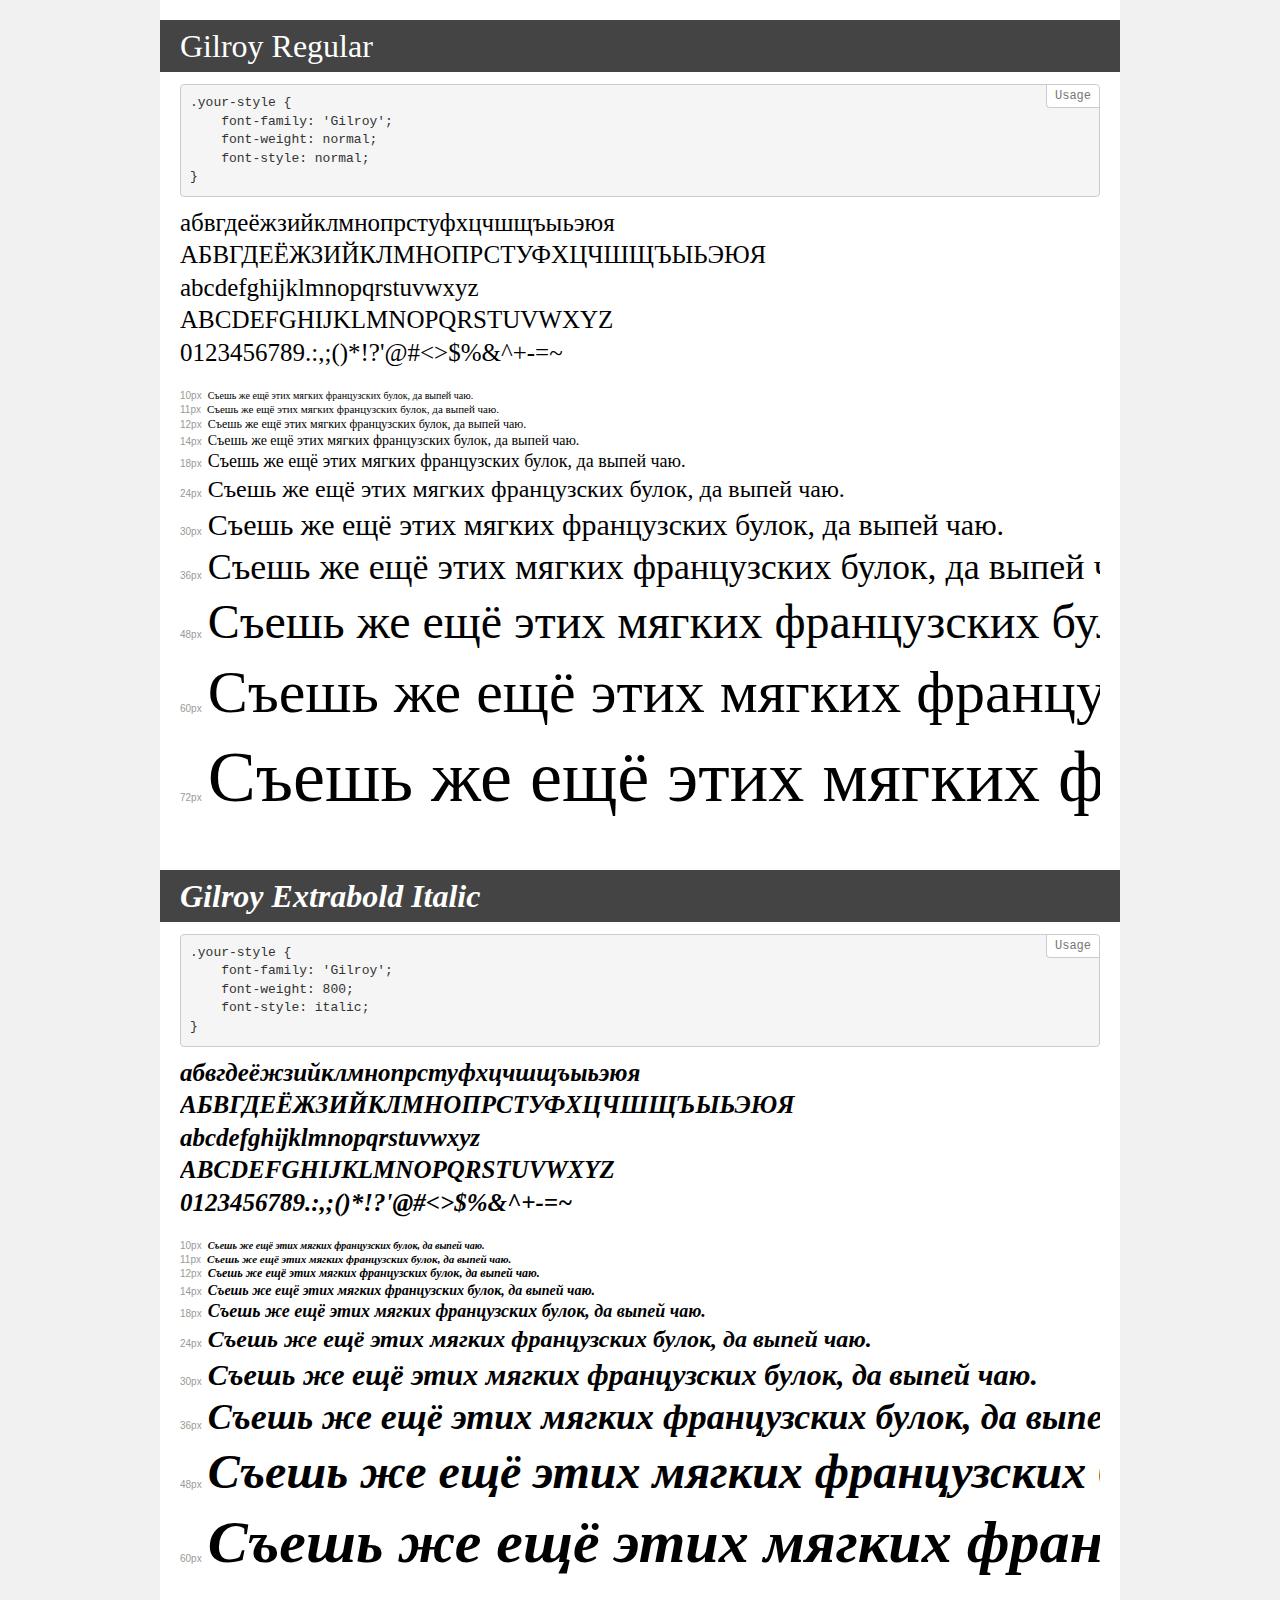
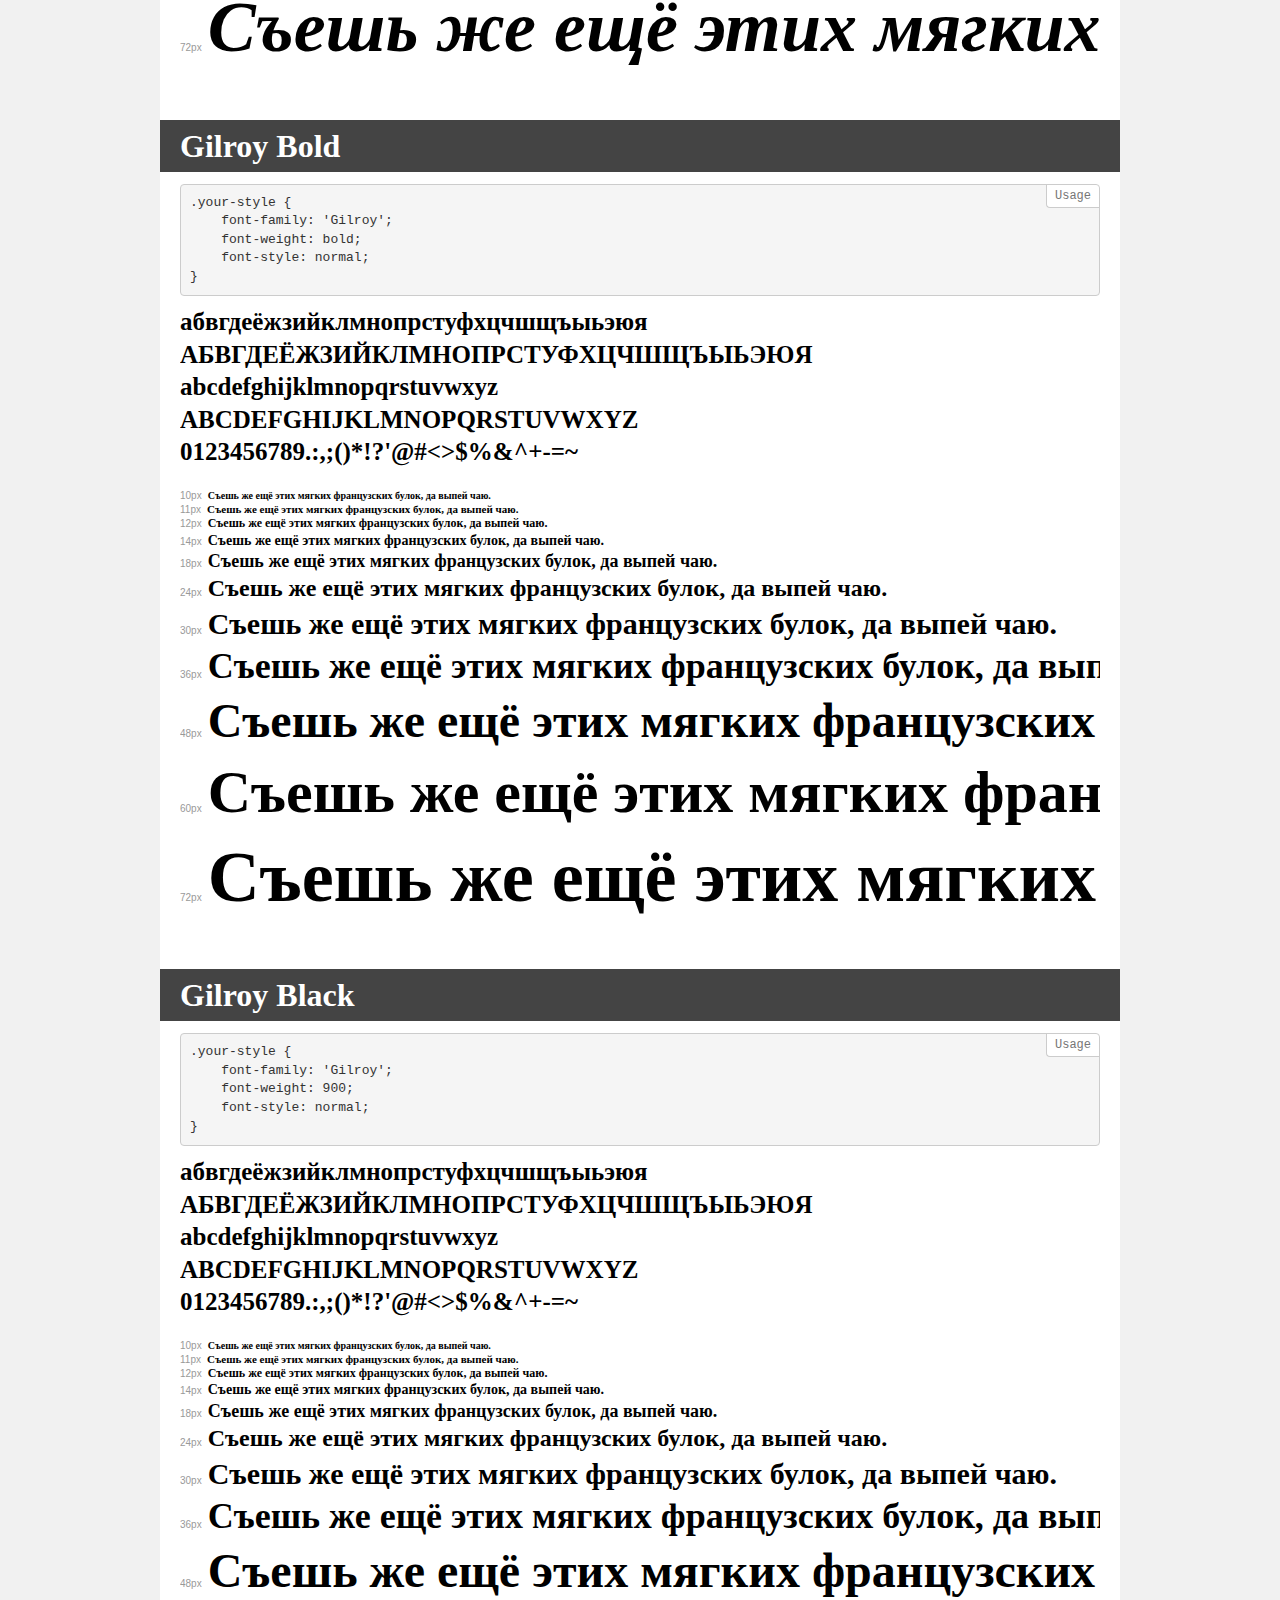
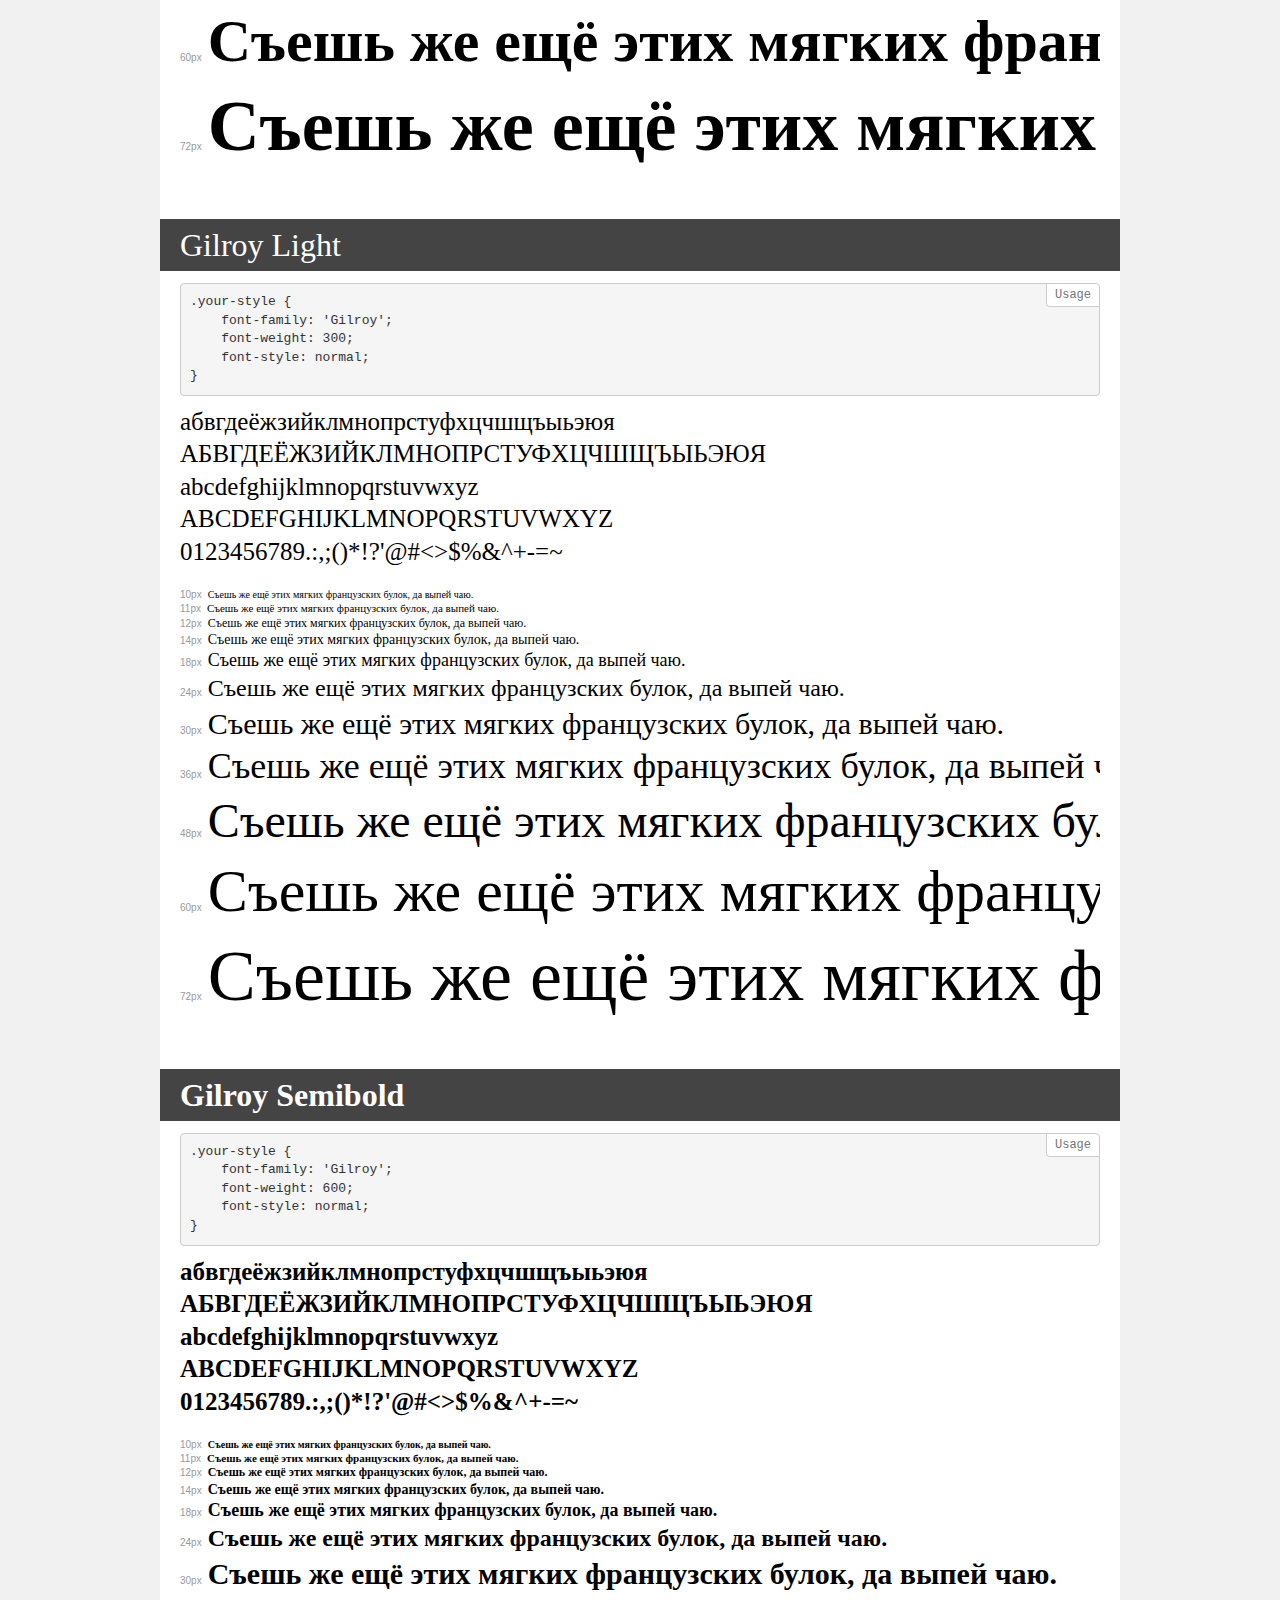
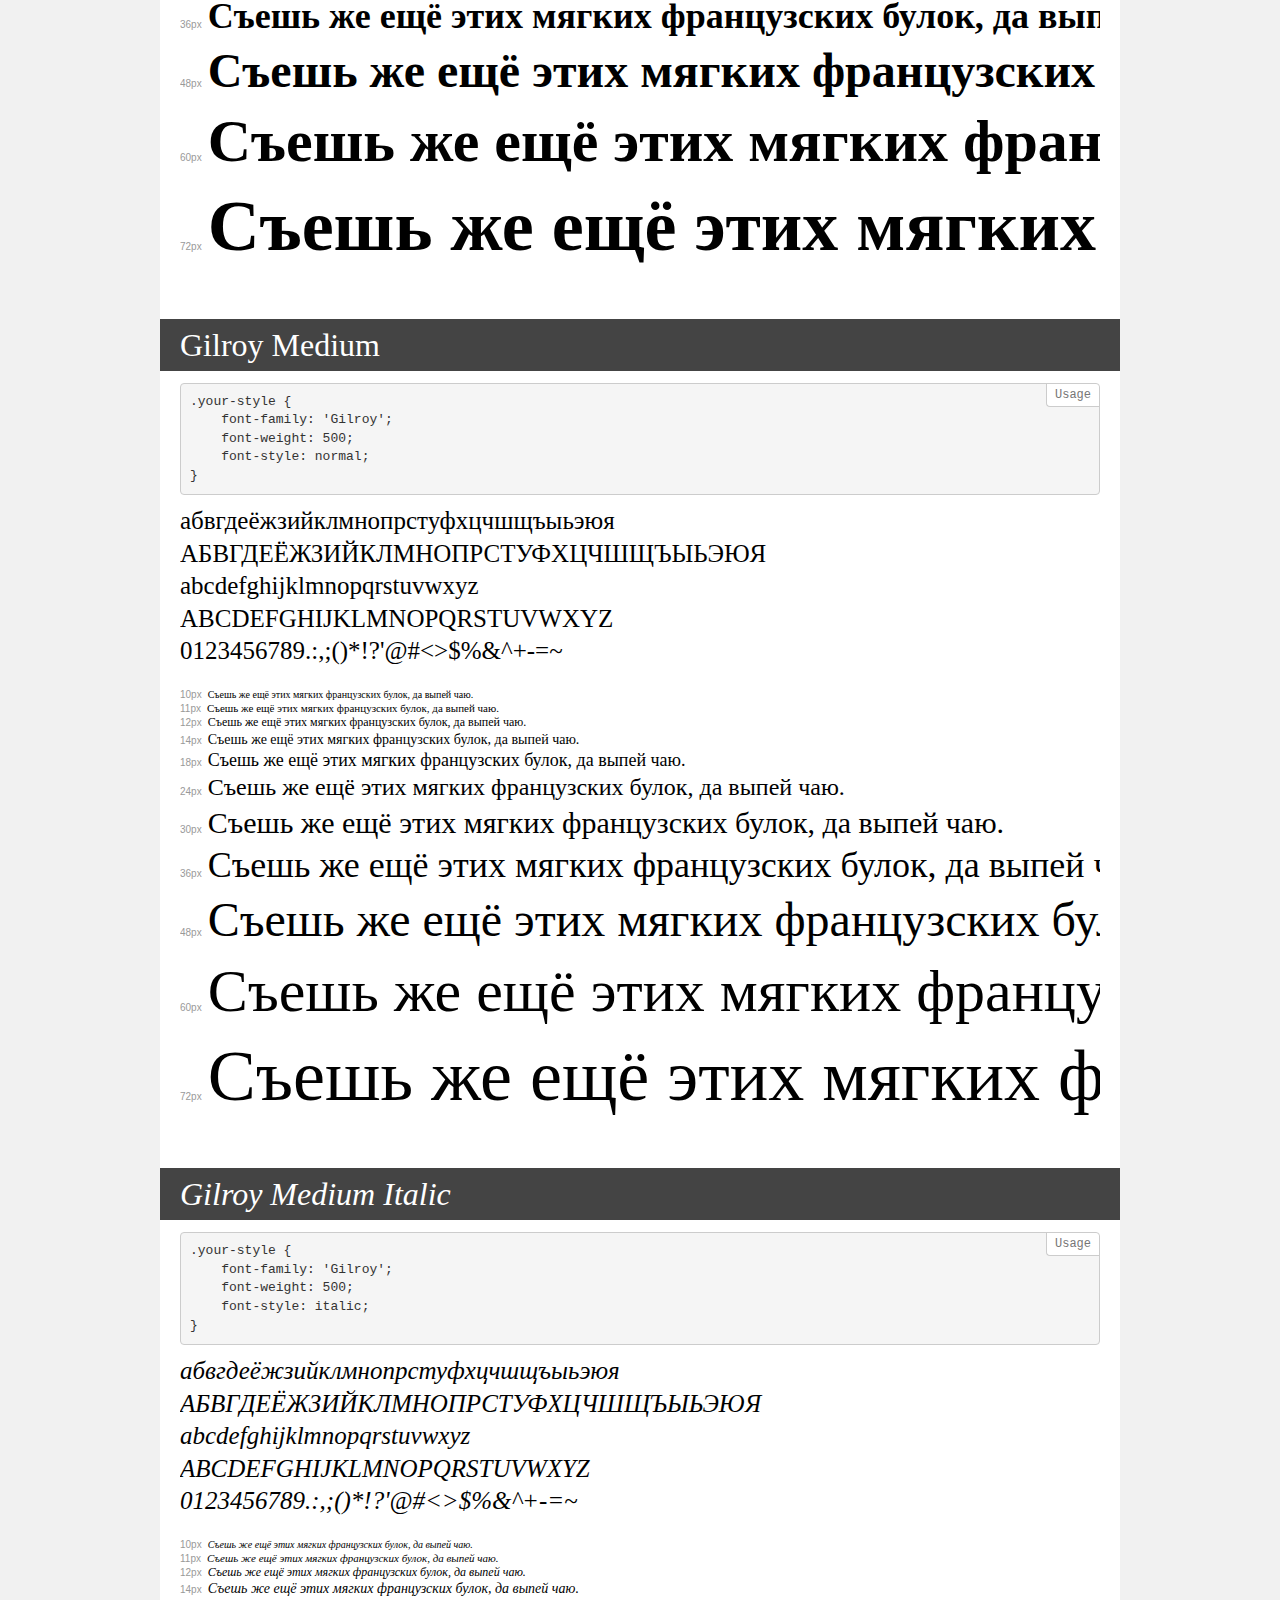
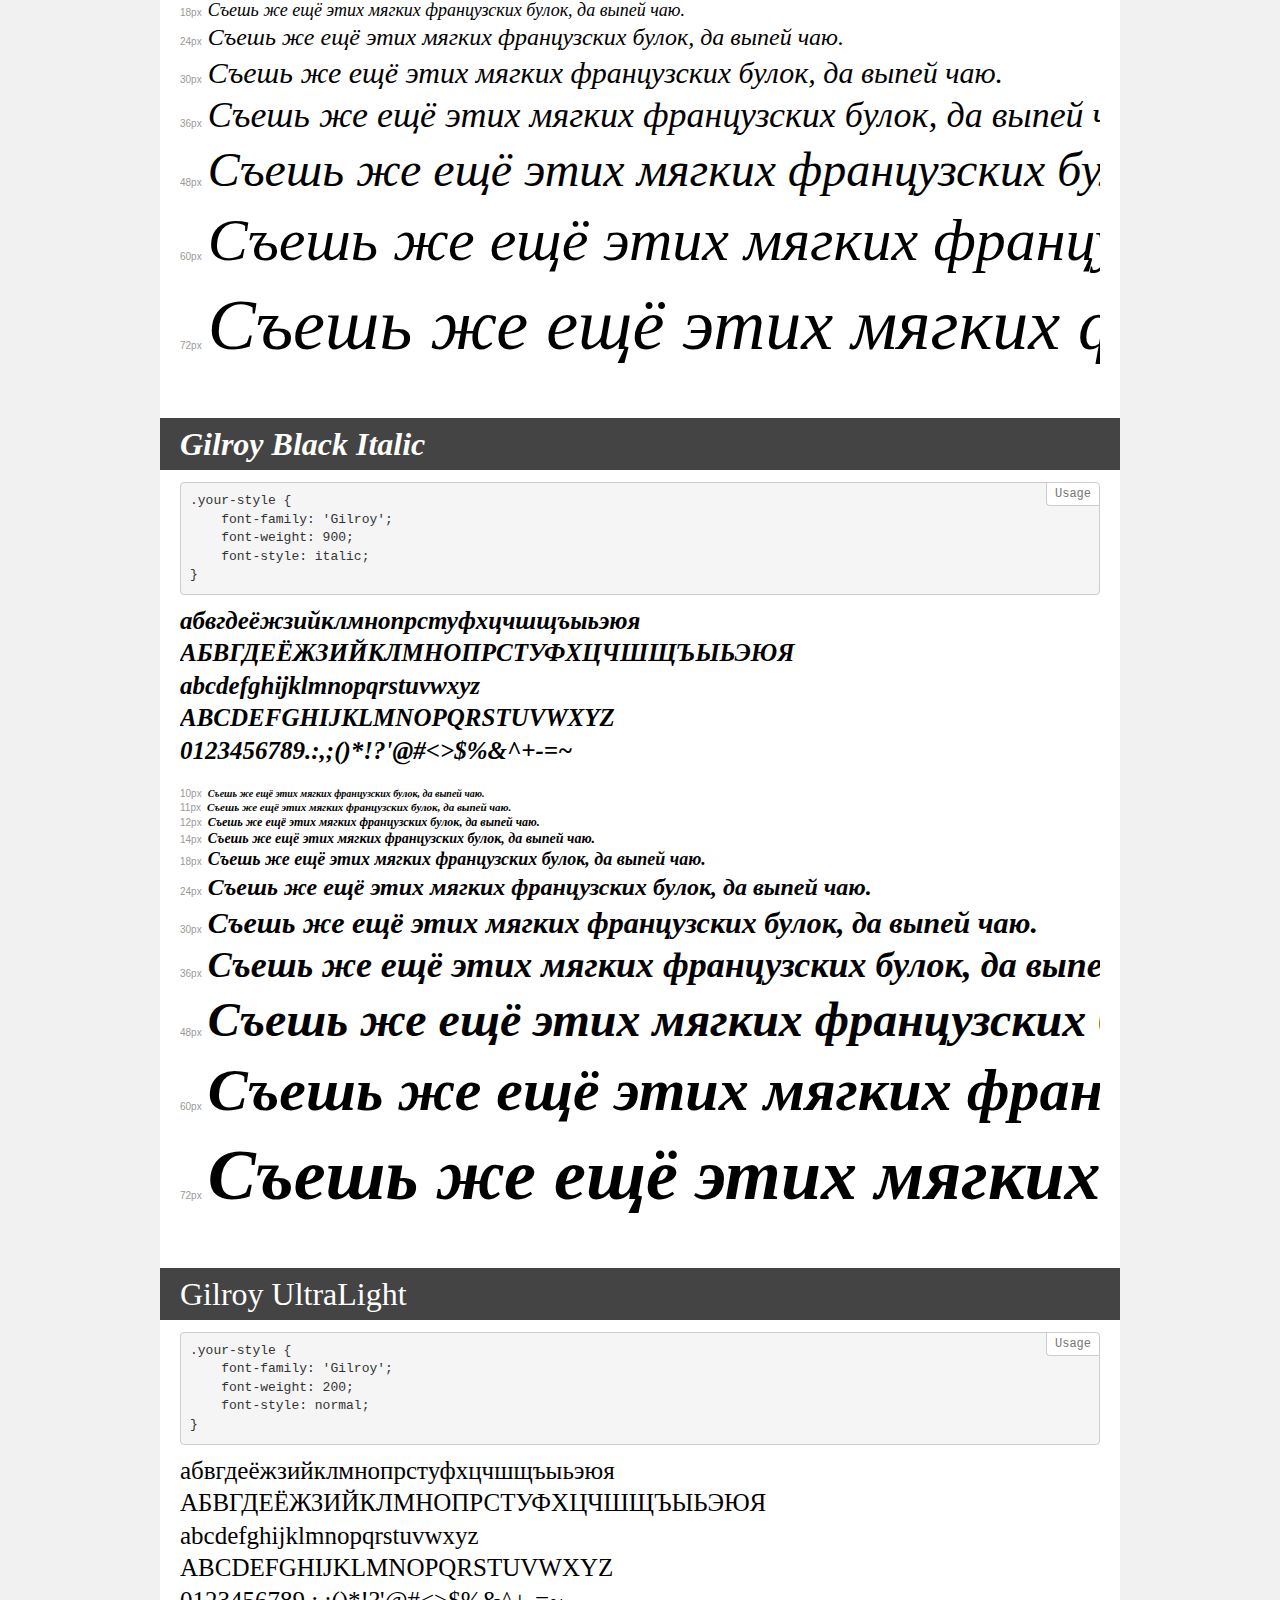
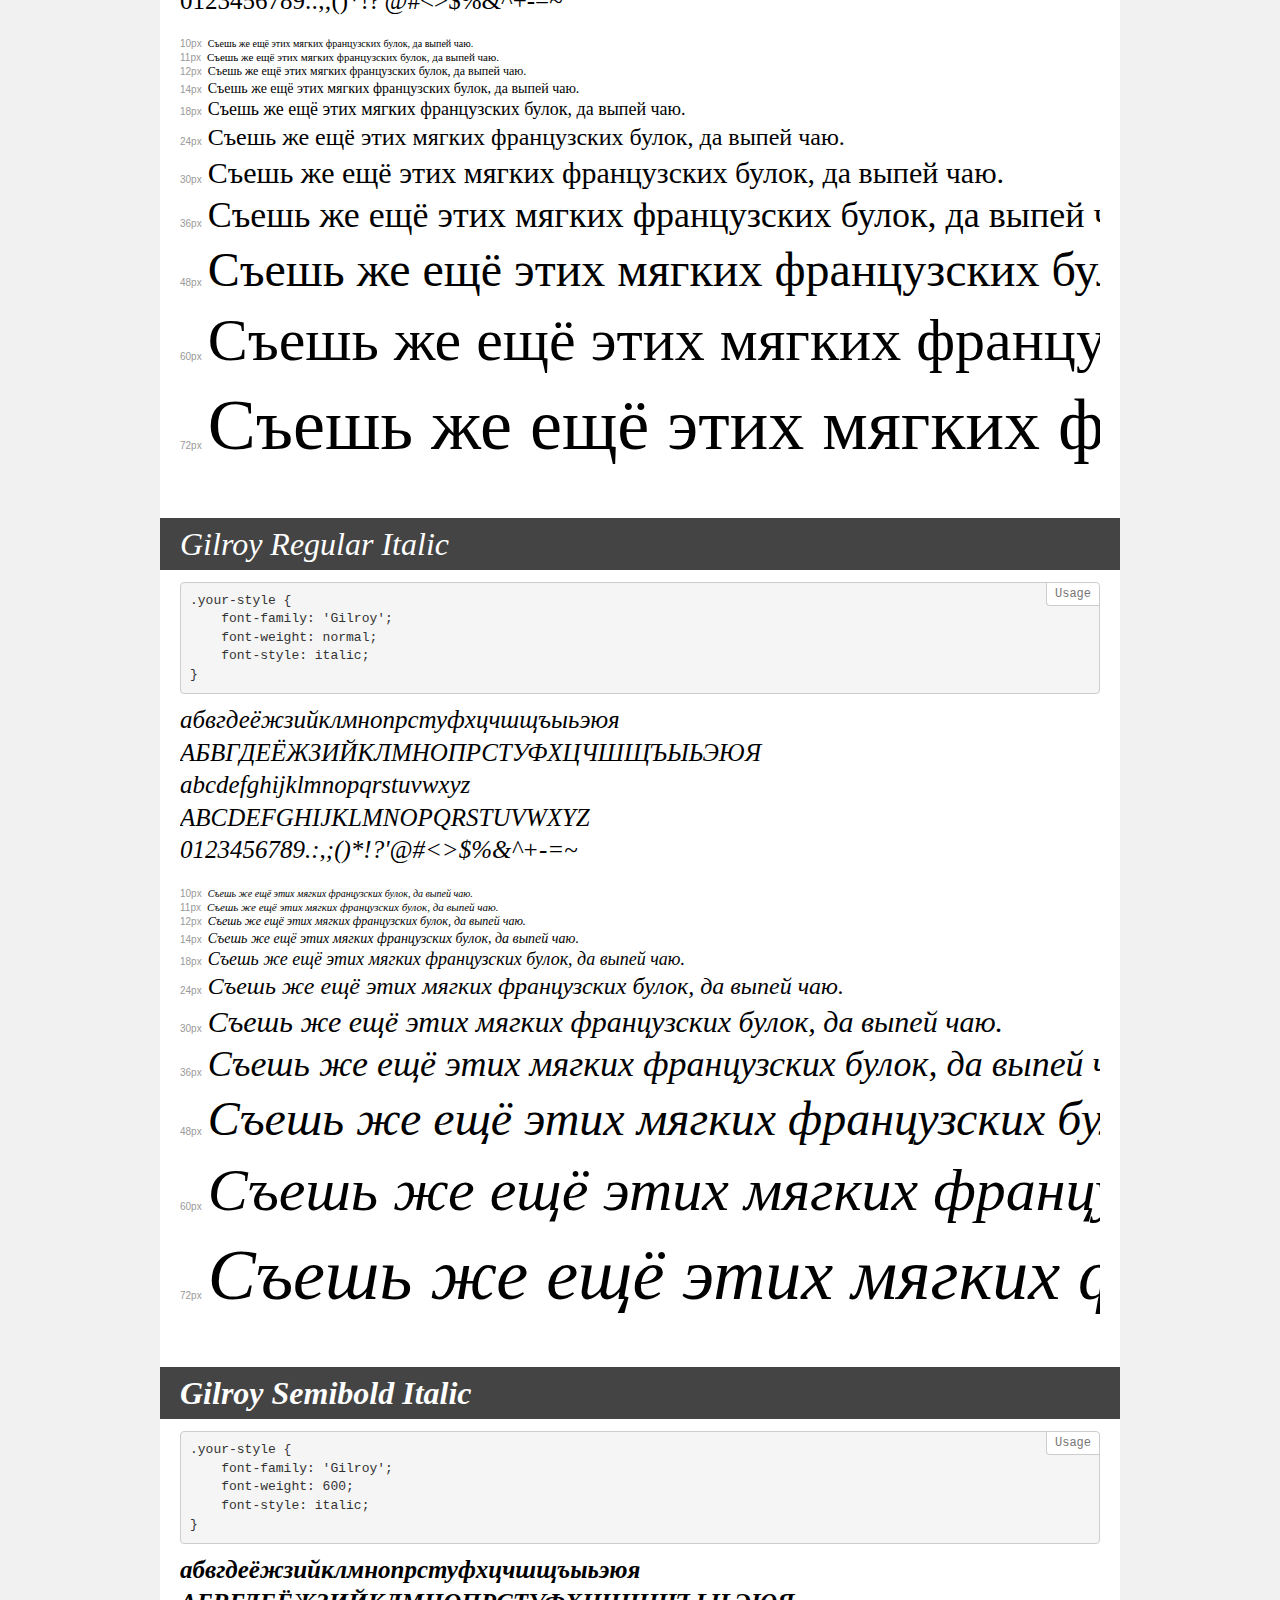
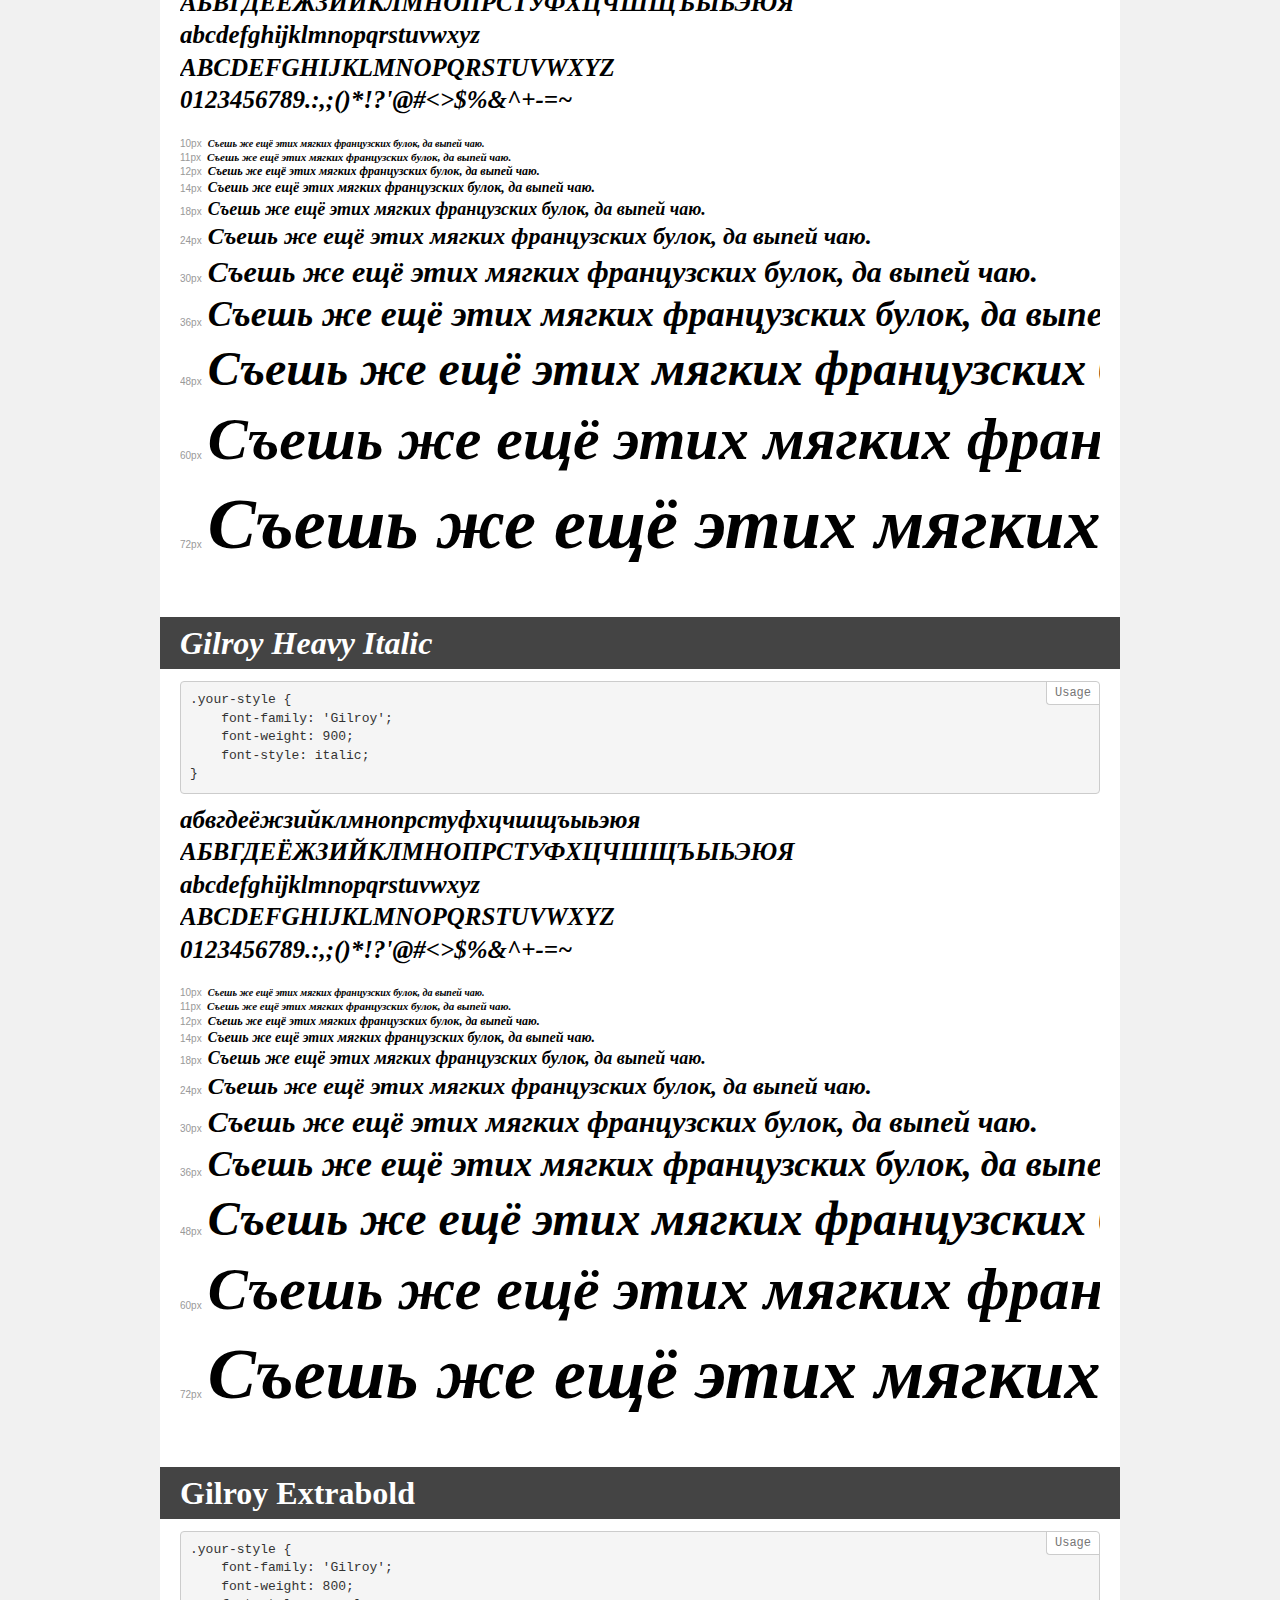
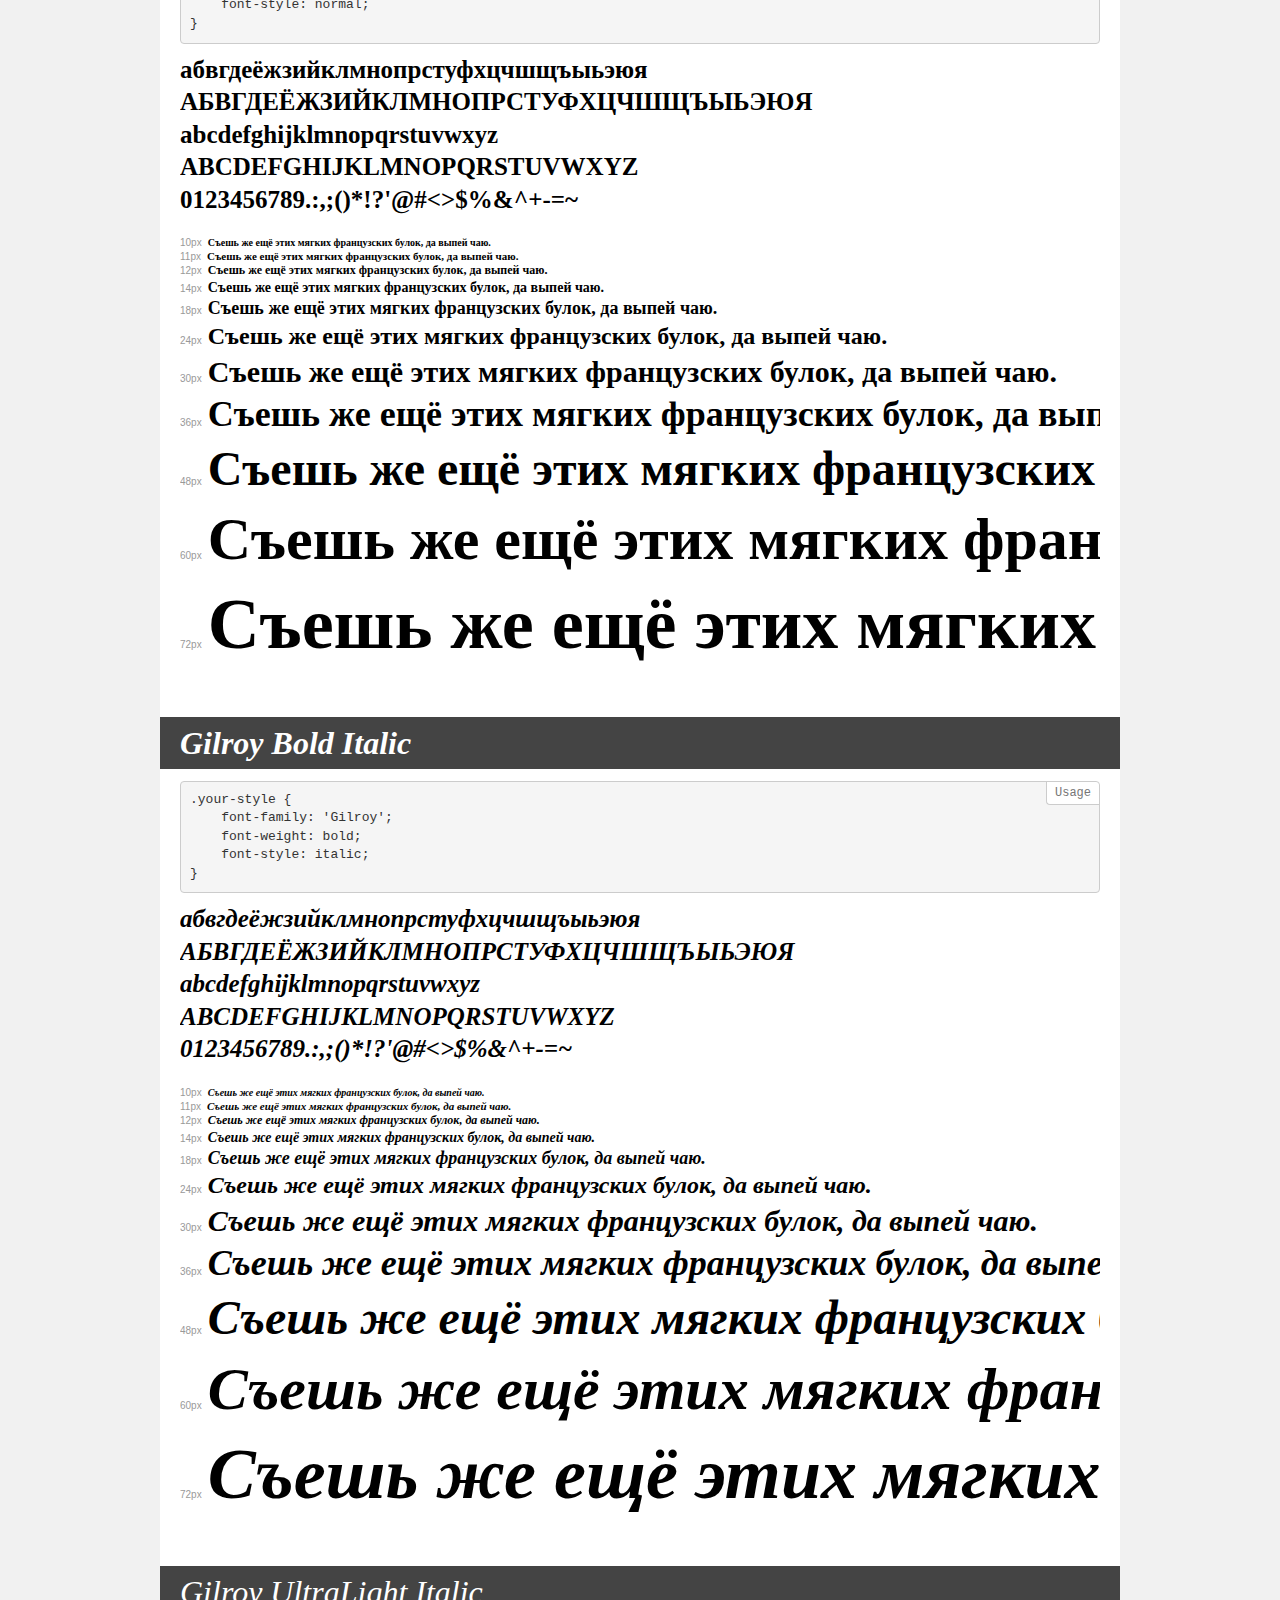
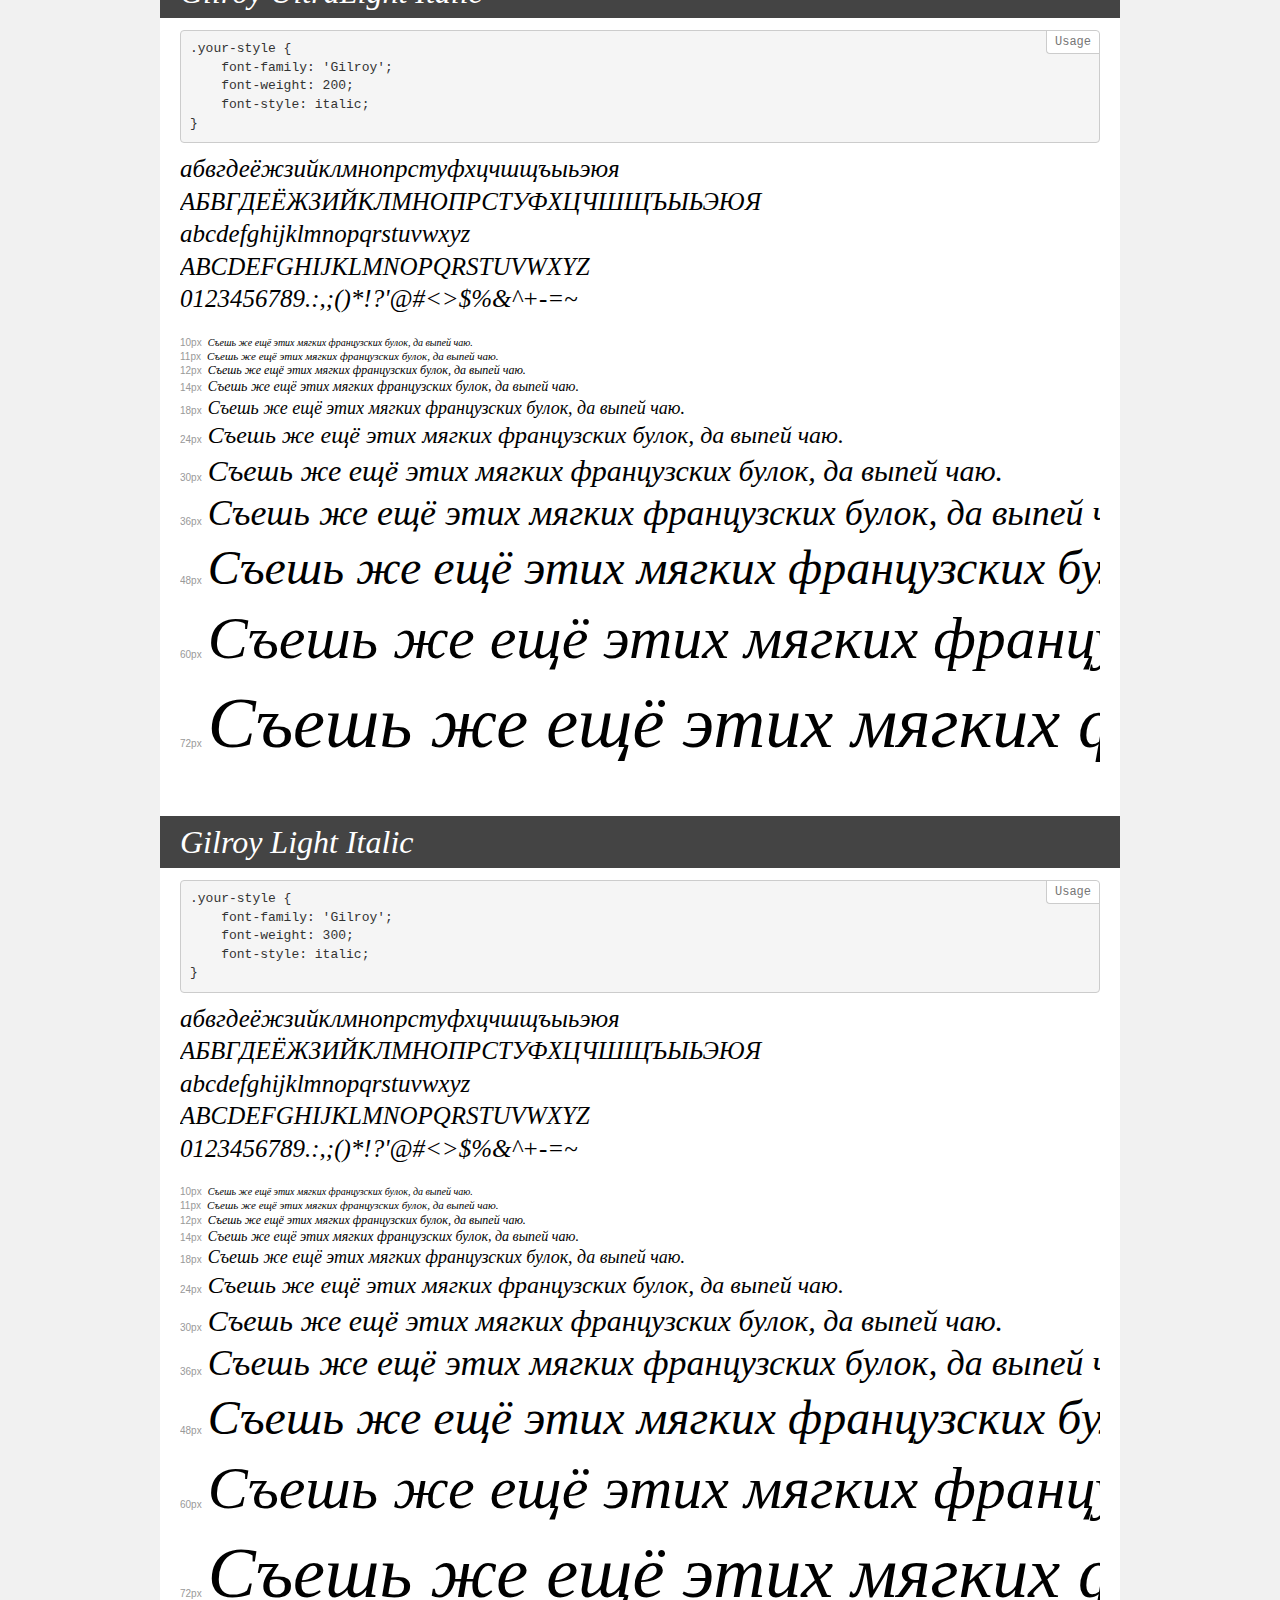
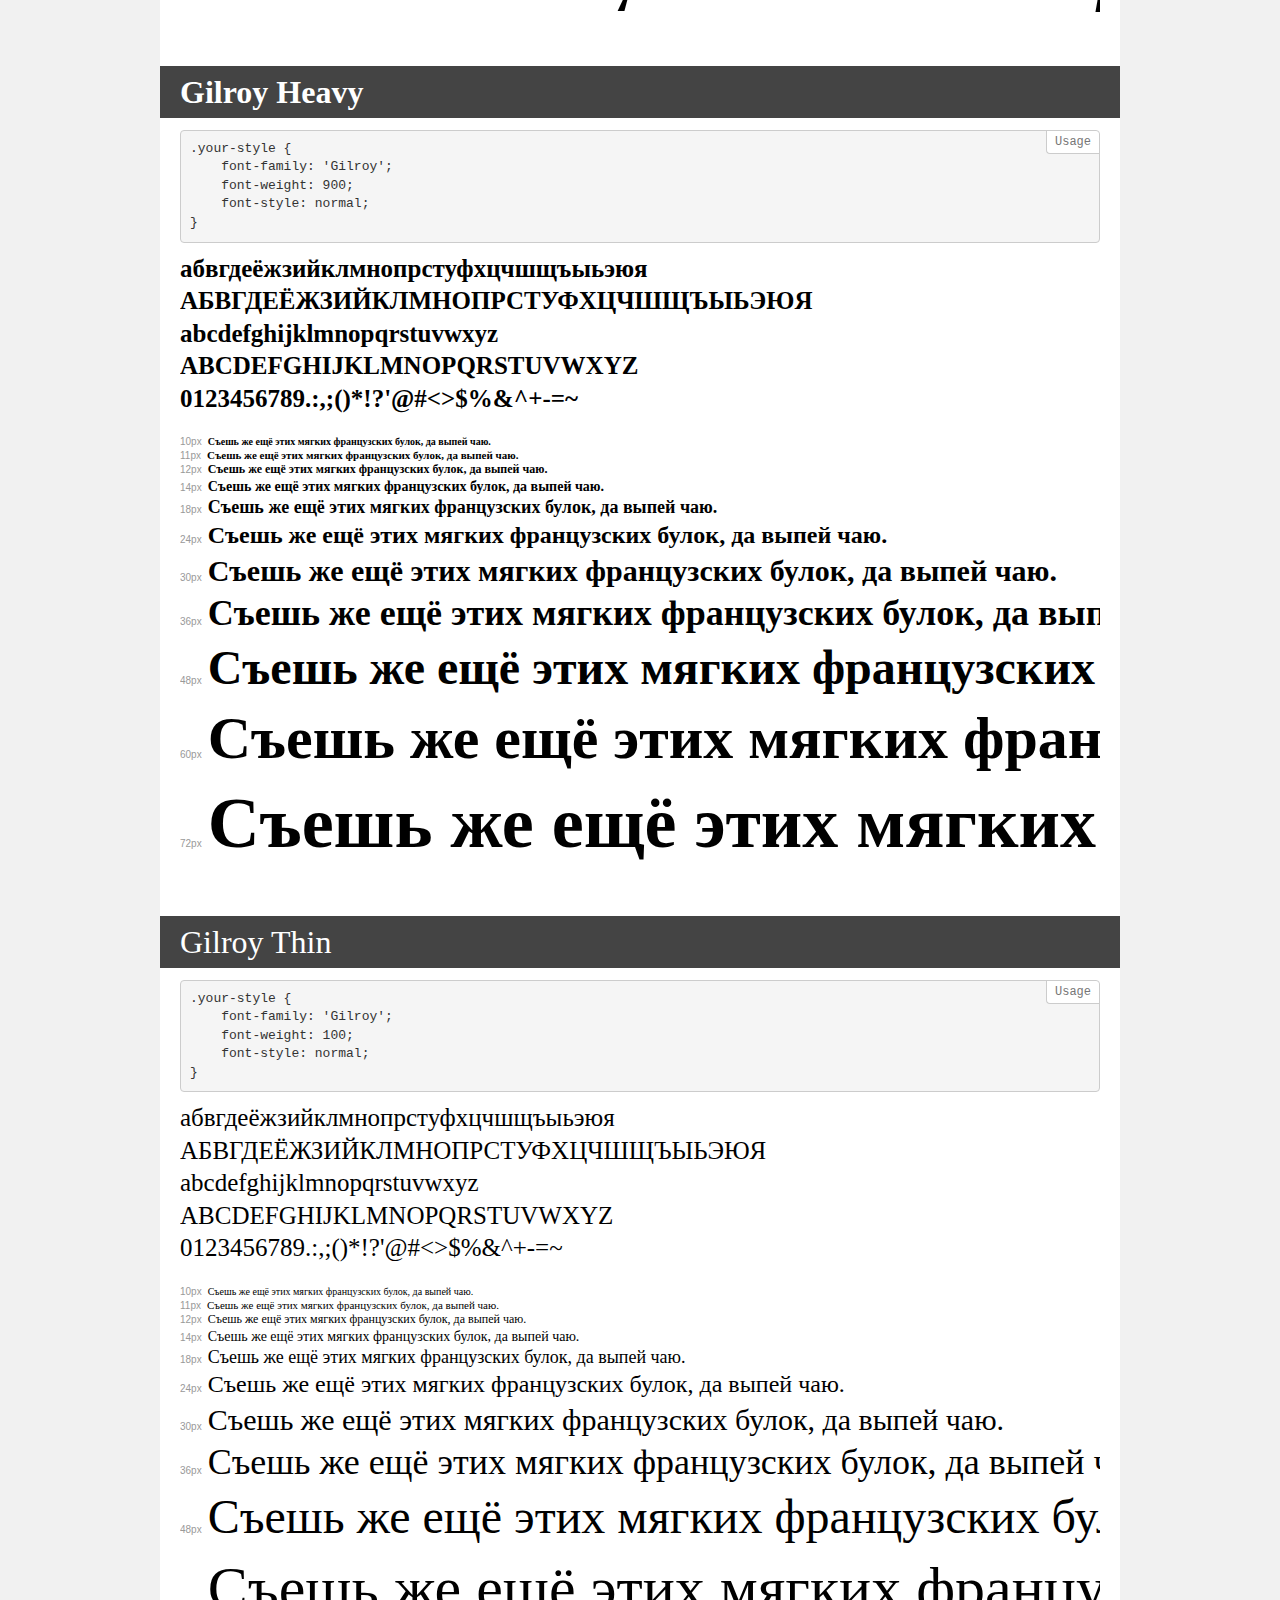
<file: _nuxt/demo.html>
<!DOCTYPE html>
<html>
<head>
    <meta charset="utf-8">
    <meta http-equiv="X-UA-Compatible" content="IE=edge">
    <meta name="viewport" content="width=device-width, initial-scale=1">
    <meta name="robots" content="noindex, noarchive">
    <meta name="format-detection" content="telephone=no">
    <title>Transfonter demo</title>
    <link href="stylesheet.css" rel="stylesheet">
    <style>
        /*
        http://meyerweb.com/eric/tools/css/reset/
        v2.0 | 20110126
        License: none (public domain)
        */
        html, body, div, span, applet, object, iframe,
        h1, h2, h3, h4, h5, h6, p, blockquote, pre,
        a, abbr, acronym, address, big, cite, code,
        del, dfn, em, img, ins, kbd, q, s, samp,
        small, strike, strong, sub, sup, tt, var,
        b, u, i, center,
        dl, dt, dd, ol, ul, li,
        fieldset, form, label, legend,
        table, caption, tbody, tfoot, thead, tr, th, td,
        article, aside, canvas, details, embed,
        figure, figcaption, footer, header, hgroup,
        menu, nav, output, ruby, section, summary,
        time, mark, audio, video {
            margin: 0;
            padding: 0;
            border: 0;
            font-size: 100%;
            font: inherit;
            vertical-align: baseline;
        }
        /* HTML5 display-role reset for older browsers */
        article, aside, details, figcaption, figure,
        footer, header, hgroup, menu, nav, section {
            display: block;
        }
        body {
            line-height: 1;
        }
        ol, ul {
            list-style: none;
        }
        blockquote, q {
            quotes: none;
        }
        blockquote:before, blockquote:after,
        q:before, q:after {
            content: '';
            content: none;
        }
        table {
            border-collapse: collapse;
            border-spacing: 0;
        }
        /* common styles */
        body {
            background: #f1f1f1;
            color: #000;
        }
        .page {
            background: #fff;
            width: 920px;
            margin: 0 auto;
            padding: 20px 20px 0 20px;
            overflow: hidden;
        }
        .font-container {
            overflow-x: auto;
            overflow-y: hidden;
            margin-bottom: 40px;
            line-height: 1.3;
            white-space: nowrap;
            padding-bottom: 5px;
        }
        h1 {
            position: relative;
            background: #444;
            font-size: 32px;
            color: #fff;
            padding: 10px 20px;
            margin: 0 -20px 12px -20px;
        }
        .letters {
            font-size: 25px;
            margin-bottom: 20px;
        }
        .s10:before {
            content: '10px';
        }
        .s11:before {
            content: '11px';
        }
        .s12:before {
            content: '12px';
        }
        .s14:before {
            content: '14px';
        }
        .s18:before {
            content: '18px';
        }
        .s24:before {
            content: '24px';
        }
        .s30:before {
            content: '30px';
        }
        .s36:before {
            content: '36px';
        }
        .s48:before {
            content: '48px';
        }
        .s60:before {
            content: '60px';
        }
        .s72:before {
            content: '72px';
        }
        .s10:before, .s11:before, .s12:before, .s14:before,
        .s18:before, .s24:before, .s30:before, .s36:before,
        .s48:before, .s60:before, .s72:before {
            font-family: Arial, sans-serif;
            font-size: 10px;
            font-weight: normal;
            font-style: normal;
            color: #999;
            padding-right: 6px;
        }
        pre {
            display: block;
            position: relative;
            padding: 9px;
            margin: 0 0 10px;
            font-family: Monaco, Menlo, Consolas, "Courier New", monospace !important;
            font-size: 13px;
            line-height: 1.428571429;
            color: #333;
            font-weight: normal !important;
            font-style: normal !important;
            background-color: #f5f5f5;
            border: 1px solid #ccc;
            overflow-x: auto;
            border-radius: 4px;
        }
        pre:after {
            display: block;
            position: absolute;
            right: 0;
            top: 0;
            content: 'Usage';
            line-height: 1;
            padding: 5px 8px;
            font-size: 12px;
            color: #767676;
            background-color: #fff;
            border: 1px solid #ccc;
            border-right: none;
            border-top: none;
            border-radius: 0 4px 0 4px;
            z-index: 10;
        }
        /* responsive */
        @media (max-width: 959px) {
            .page {
                width: auto;
                margin: 0;
            }
        }
    </style>
</head>
<body>
<div class="page">
    <div class="demo" style="font-family: 'Gilroy'; font-weight: normal; font-style: normal;">
        <h1>Gilroy Regular</h1>
        <pre>.your-style {
    font-family: 'Gilroy';
    font-weight: normal;
    font-style: normal;
}</pre>
        <div class="font-container">
            <p class="letters">
                абвгдеёжзийклмнопрстуфхцчшщъыьэюя<br>
АБВГДЕЁЖЗИЙКЛМНОПРСТУФХЦЧШЩЪЫЬЭЮЯ<br>
abcdefghijklmnopqrstuvwxyz<br>
ABCDEFGHIJKLMNOPQRSTUVWXYZ<br>
                0123456789.:,;()*!?'@#<>$%&^+-=~
            </p>
            <p class="s10" style="font-size: 10px;">Съешь же ещё этих мягких французских булок, да выпей чаю.</p>
            <p class="s11" style="font-size: 11px;">Съешь же ещё этих мягких французских булок, да выпей чаю.</p>
            <p class="s12" style="font-size: 12px;">Съешь же ещё этих мягких французских булок, да выпей чаю.</p>
            <p class="s14" style="font-size: 14px;">Съешь же ещё этих мягких французских булок, да выпей чаю.</p>
            <p class="s18" style="font-size: 18px;">Съешь же ещё этих мягких французских булок, да выпей чаю.</p>
            <p class="s24" style="font-size: 24px;">Съешь же ещё этих мягких французских булок, да выпей чаю.</p>
            <p class="s30" style="font-size: 30px;">Съешь же ещё этих мягких французских булок, да выпей чаю.</p>
            <p class="s36" style="font-size: 36px;">Съешь же ещё этих мягких французских булок, да выпей чаю.</p>
            <p class="s48" style="font-size: 48px;">Съешь же ещё этих мягких французских булок, да выпей чаю.</p>
            <p class="s60" style="font-size: 60px;">Съешь же ещё этих мягких французских булок, да выпей чаю.</p>
            <p class="s72" style="font-size: 72px;">Съешь же ещё этих мягких французских булок, да выпей чаю.</p>
        </div>
    </div>
    <div class="demo" style="font-family: 'Gilroy'; font-weight: 800; font-style: italic;">
        <h1>Gilroy Extrabold Italic</h1>
        <pre>.your-style {
    font-family: 'Gilroy';
    font-weight: 800;
    font-style: italic;
}</pre>
        <div class="font-container">
            <p class="letters">
                абвгдеёжзийклмнопрстуфхцчшщъыьэюя<br>
АБВГДЕЁЖЗИЙКЛМНОПРСТУФХЦЧШЩЪЫЬЭЮЯ<br>
abcdefghijklmnopqrstuvwxyz<br>
ABCDEFGHIJKLMNOPQRSTUVWXYZ<br>
                0123456789.:,;()*!?'@#<>$%&^+-=~
            </p>
            <p class="s10" style="font-size: 10px;">Съешь же ещё этих мягких французских булок, да выпей чаю.</p>
            <p class="s11" style="font-size: 11px;">Съешь же ещё этих мягких французских булок, да выпей чаю.</p>
            <p class="s12" style="font-size: 12px;">Съешь же ещё этих мягких французских булок, да выпей чаю.</p>
            <p class="s14" style="font-size: 14px;">Съешь же ещё этих мягких французских булок, да выпей чаю.</p>
            <p class="s18" style="font-size: 18px;">Съешь же ещё этих мягких французских булок, да выпей чаю.</p>
            <p class="s24" style="font-size: 24px;">Съешь же ещё этих мягких французских булок, да выпей чаю.</p>
            <p class="s30" style="font-size: 30px;">Съешь же ещё этих мягких французских булок, да выпей чаю.</p>
            <p class="s36" style="font-size: 36px;">Съешь же ещё этих мягких французских булок, да выпей чаю.</p>
            <p class="s48" style="font-size: 48px;">Съешь же ещё этих мягких французских булок, да выпей чаю.</p>
            <p class="s60" style="font-size: 60px;">Съешь же ещё этих мягких французских булок, да выпей чаю.</p>
            <p class="s72" style="font-size: 72px;">Съешь же ещё этих мягких французских булок, да выпей чаю.</p>
        </div>
    </div>
    <div class="demo" style="font-family: 'Gilroy'; font-weight: bold; font-style: normal;">
        <h1>Gilroy Bold</h1>
        <pre>.your-style {
    font-family: 'Gilroy';
    font-weight: bold;
    font-style: normal;
}</pre>
        <div class="font-container">
            <p class="letters">
                абвгдеёжзийклмнопрстуфхцчшщъыьэюя<br>
АБВГДЕЁЖЗИЙКЛМНОПРСТУФХЦЧШЩЪЫЬЭЮЯ<br>
abcdefghijklmnopqrstuvwxyz<br>
ABCDEFGHIJKLMNOPQRSTUVWXYZ<br>
                0123456789.:,;()*!?'@#<>$%&^+-=~
            </p>
            <p class="s10" style="font-size: 10px;">Съешь же ещё этих мягких французских булок, да выпей чаю.</p>
            <p class="s11" style="font-size: 11px;">Съешь же ещё этих мягких французских булок, да выпей чаю.</p>
            <p class="s12" style="font-size: 12px;">Съешь же ещё этих мягких французских булок, да выпей чаю.</p>
            <p class="s14" style="font-size: 14px;">Съешь же ещё этих мягких французских булок, да выпей чаю.</p>
            <p class="s18" style="font-size: 18px;">Съешь же ещё этих мягких французских булок, да выпей чаю.</p>
            <p class="s24" style="font-size: 24px;">Съешь же ещё этих мягких французских булок, да выпей чаю.</p>
            <p class="s30" style="font-size: 30px;">Съешь же ещё этих мягких французских булок, да выпей чаю.</p>
            <p class="s36" style="font-size: 36px;">Съешь же ещё этих мягких французских булок, да выпей чаю.</p>
            <p class="s48" style="font-size: 48px;">Съешь же ещё этих мягких французских булок, да выпей чаю.</p>
            <p class="s60" style="font-size: 60px;">Съешь же ещё этих мягких французских булок, да выпей чаю.</p>
            <p class="s72" style="font-size: 72px;">Съешь же ещё этих мягких французских булок, да выпей чаю.</p>
        </div>
    </div>
    <div class="demo" style="font-family: 'Gilroy'; font-weight: 900; font-style: normal;">
        <h1>Gilroy Black</h1>
        <pre>.your-style {
    font-family: 'Gilroy';
    font-weight: 900;
    font-style: normal;
}</pre>
        <div class="font-container">
            <p class="letters">
                абвгдеёжзийклмнопрстуфхцчшщъыьэюя<br>
АБВГДЕЁЖЗИЙКЛМНОПРСТУФХЦЧШЩЪЫЬЭЮЯ<br>
abcdefghijklmnopqrstuvwxyz<br>
ABCDEFGHIJKLMNOPQRSTUVWXYZ<br>
                0123456789.:,;()*!?'@#<>$%&^+-=~
            </p>
            <p class="s10" style="font-size: 10px;">Съешь же ещё этих мягких французских булок, да выпей чаю.</p>
            <p class="s11" style="font-size: 11px;">Съешь же ещё этих мягких французских булок, да выпей чаю.</p>
            <p class="s12" style="font-size: 12px;">Съешь же ещё этих мягких французских булок, да выпей чаю.</p>
            <p class="s14" style="font-size: 14px;">Съешь же ещё этих мягких французских булок, да выпей чаю.</p>
            <p class="s18" style="font-size: 18px;">Съешь же ещё этих мягких французских булок, да выпей чаю.</p>
            <p class="s24" style="font-size: 24px;">Съешь же ещё этих мягких французских булок, да выпей чаю.</p>
            <p class="s30" style="font-size: 30px;">Съешь же ещё этих мягких французских булок, да выпей чаю.</p>
            <p class="s36" style="font-size: 36px;">Съешь же ещё этих мягких французских булок, да выпей чаю.</p>
            <p class="s48" style="font-size: 48px;">Съешь же ещё этих мягких французских булок, да выпей чаю.</p>
            <p class="s60" style="font-size: 60px;">Съешь же ещё этих мягких французских булок, да выпей чаю.</p>
            <p class="s72" style="font-size: 72px;">Съешь же ещё этих мягких французских булок, да выпей чаю.</p>
        </div>
    </div>
    <div class="demo" style="font-family: 'Gilroy'; font-weight: 300; font-style: normal;">
        <h1>Gilroy Light</h1>
        <pre>.your-style {
    font-family: 'Gilroy';
    font-weight: 300;
    font-style: normal;
}</pre>
        <div class="font-container">
            <p class="letters">
                абвгдеёжзийклмнопрстуфхцчшщъыьэюя<br>
АБВГДЕЁЖЗИЙКЛМНОПРСТУФХЦЧШЩЪЫЬЭЮЯ<br>
abcdefghijklmnopqrstuvwxyz<br>
ABCDEFGHIJKLMNOPQRSTUVWXYZ<br>
                0123456789.:,;()*!?'@#<>$%&^+-=~
            </p>
            <p class="s10" style="font-size: 10px;">Съешь же ещё этих мягких французских булок, да выпей чаю.</p>
            <p class="s11" style="font-size: 11px;">Съешь же ещё этих мягких французских булок, да выпей чаю.</p>
            <p class="s12" style="font-size: 12px;">Съешь же ещё этих мягких французских булок, да выпей чаю.</p>
            <p class="s14" style="font-size: 14px;">Съешь же ещё этих мягких французских булок, да выпей чаю.</p>
            <p class="s18" style="font-size: 18px;">Съешь же ещё этих мягких французских булок, да выпей чаю.</p>
            <p class="s24" style="font-size: 24px;">Съешь же ещё этих мягких французских булок, да выпей чаю.</p>
            <p class="s30" style="font-size: 30px;">Съешь же ещё этих мягких французских булок, да выпей чаю.</p>
            <p class="s36" style="font-size: 36px;">Съешь же ещё этих мягких французских булок, да выпей чаю.</p>
            <p class="s48" style="font-size: 48px;">Съешь же ещё этих мягких французских булок, да выпей чаю.</p>
            <p class="s60" style="font-size: 60px;">Съешь же ещё этих мягких французских булок, да выпей чаю.</p>
            <p class="s72" style="font-size: 72px;">Съешь же ещё этих мягких французских булок, да выпей чаю.</p>
        </div>
    </div>
    <div class="demo" style="font-family: 'Gilroy'; font-weight: 600; font-style: normal;">
        <h1>Gilroy Semibold</h1>
        <pre>.your-style {
    font-family: 'Gilroy';
    font-weight: 600;
    font-style: normal;
}</pre>
        <div class="font-container">
            <p class="letters">
                абвгдеёжзийклмнопрстуфхцчшщъыьэюя<br>
АБВГДЕЁЖЗИЙКЛМНОПРСТУФХЦЧШЩЪЫЬЭЮЯ<br>
abcdefghijklmnopqrstuvwxyz<br>
ABCDEFGHIJKLMNOPQRSTUVWXYZ<br>
                0123456789.:,;()*!?'@#<>$%&^+-=~
            </p>
            <p class="s10" style="font-size: 10px;">Съешь же ещё этих мягких французских булок, да выпей чаю.</p>
            <p class="s11" style="font-size: 11px;">Съешь же ещё этих мягких французских булок, да выпей чаю.</p>
            <p class="s12" style="font-size: 12px;">Съешь же ещё этих мягких французских булок, да выпей чаю.</p>
            <p class="s14" style="font-size: 14px;">Съешь же ещё этих мягких французских булок, да выпей чаю.</p>
            <p class="s18" style="font-size: 18px;">Съешь же ещё этих мягких французских булок, да выпей чаю.</p>
            <p class="s24" style="font-size: 24px;">Съешь же ещё этих мягких французских булок, да выпей чаю.</p>
            <p class="s30" style="font-size: 30px;">Съешь же ещё этих мягких французских булок, да выпей чаю.</p>
            <p class="s36" style="font-size: 36px;">Съешь же ещё этих мягких французских булок, да выпей чаю.</p>
            <p class="s48" style="font-size: 48px;">Съешь же ещё этих мягких французских булок, да выпей чаю.</p>
            <p class="s60" style="font-size: 60px;">Съешь же ещё этих мягких французских булок, да выпей чаю.</p>
            <p class="s72" style="font-size: 72px;">Съешь же ещё этих мягких французских булок, да выпей чаю.</p>
        </div>
    </div>
    <div class="demo" style="font-family: 'Gilroy'; font-weight: 500; font-style: normal;">
        <h1>Gilroy Medium</h1>
        <pre>.your-style {
    font-family: 'Gilroy';
    font-weight: 500;
    font-style: normal;
}</pre>
        <div class="font-container">
            <p class="letters">
                абвгдеёжзийклмнопрстуфхцчшщъыьэюя<br>
АБВГДЕЁЖЗИЙКЛМНОПРСТУФХЦЧШЩЪЫЬЭЮЯ<br>
abcdefghijklmnopqrstuvwxyz<br>
ABCDEFGHIJKLMNOPQRSTUVWXYZ<br>
                0123456789.:,;()*!?'@#<>$%&^+-=~
            </p>
            <p class="s10" style="font-size: 10px;">Съешь же ещё этих мягких французских булок, да выпей чаю.</p>
            <p class="s11" style="font-size: 11px;">Съешь же ещё этих мягких французских булок, да выпей чаю.</p>
            <p class="s12" style="font-size: 12px;">Съешь же ещё этих мягких французских булок, да выпей чаю.</p>
            <p class="s14" style="font-size: 14px;">Съешь же ещё этих мягких французских булок, да выпей чаю.</p>
            <p class="s18" style="font-size: 18px;">Съешь же ещё этих мягких французских булок, да выпей чаю.</p>
            <p class="s24" style="font-size: 24px;">Съешь же ещё этих мягких французских булок, да выпей чаю.</p>
            <p class="s30" style="font-size: 30px;">Съешь же ещё этих мягких французских булок, да выпей чаю.</p>
            <p class="s36" style="font-size: 36px;">Съешь же ещё этих мягких французских булок, да выпей чаю.</p>
            <p class="s48" style="font-size: 48px;">Съешь же ещё этих мягких французских булок, да выпей чаю.</p>
            <p class="s60" style="font-size: 60px;">Съешь же ещё этих мягких французских булок, да выпей чаю.</p>
            <p class="s72" style="font-size: 72px;">Съешь же ещё этих мягких французских булок, да выпей чаю.</p>
        </div>
    </div>
    <div class="demo" style="font-family: 'Gilroy'; font-weight: 500; font-style: italic;">
        <h1>Gilroy Medium Italic</h1>
        <pre>.your-style {
    font-family: 'Gilroy';
    font-weight: 500;
    font-style: italic;
}</pre>
        <div class="font-container">
            <p class="letters">
                абвгдеёжзийклмнопрстуфхцчшщъыьэюя<br>
АБВГДЕЁЖЗИЙКЛМНОПРСТУФХЦЧШЩЪЫЬЭЮЯ<br>
abcdefghijklmnopqrstuvwxyz<br>
ABCDEFGHIJKLMNOPQRSTUVWXYZ<br>
                0123456789.:,;()*!?'@#<>$%&^+-=~
            </p>
            <p class="s10" style="font-size: 10px;">Съешь же ещё этих мягких французских булок, да выпей чаю.</p>
            <p class="s11" style="font-size: 11px;">Съешь же ещё этих мягких французских булок, да выпей чаю.</p>
            <p class="s12" style="font-size: 12px;">Съешь же ещё этих мягких французских булок, да выпей чаю.</p>
            <p class="s14" style="font-size: 14px;">Съешь же ещё этих мягких французских булок, да выпей чаю.</p>
            <p class="s18" style="font-size: 18px;">Съешь же ещё этих мягких французских булок, да выпей чаю.</p>
            <p class="s24" style="font-size: 24px;">Съешь же ещё этих мягких французских булок, да выпей чаю.</p>
            <p class="s30" style="font-size: 30px;">Съешь же ещё этих мягких французских булок, да выпей чаю.</p>
            <p class="s36" style="font-size: 36px;">Съешь же ещё этих мягких французских булок, да выпей чаю.</p>
            <p class="s48" style="font-size: 48px;">Съешь же ещё этих мягких французских булок, да выпей чаю.</p>
            <p class="s60" style="font-size: 60px;">Съешь же ещё этих мягких французских булок, да выпей чаю.</p>
            <p class="s72" style="font-size: 72px;">Съешь же ещё этих мягких французских булок, да выпей чаю.</p>
        </div>
    </div>
    <div class="demo" style="font-family: 'Gilroy'; font-weight: 900; font-style: italic;">
        <h1>Gilroy Black Italic</h1>
        <pre>.your-style {
    font-family: 'Gilroy';
    font-weight: 900;
    font-style: italic;
}</pre>
        <div class="font-container">
            <p class="letters">
                абвгдеёжзийклмнопрстуфхцчшщъыьэюя<br>
АБВГДЕЁЖЗИЙКЛМНОПРСТУФХЦЧШЩЪЫЬЭЮЯ<br>
abcdefghijklmnopqrstuvwxyz<br>
ABCDEFGHIJKLMNOPQRSTUVWXYZ<br>
                0123456789.:,;()*!?'@#<>$%&^+-=~
            </p>
            <p class="s10" style="font-size: 10px;">Съешь же ещё этих мягких французских булок, да выпей чаю.</p>
            <p class="s11" style="font-size: 11px;">Съешь же ещё этих мягких французских булок, да выпей чаю.</p>
            <p class="s12" style="font-size: 12px;">Съешь же ещё этих мягких французских булок, да выпей чаю.</p>
            <p class="s14" style="font-size: 14px;">Съешь же ещё этих мягких французских булок, да выпей чаю.</p>
            <p class="s18" style="font-size: 18px;">Съешь же ещё этих мягких французских булок, да выпей чаю.</p>
            <p class="s24" style="font-size: 24px;">Съешь же ещё этих мягких французских булок, да выпей чаю.</p>
            <p class="s30" style="font-size: 30px;">Съешь же ещё этих мягких французских булок, да выпей чаю.</p>
            <p class="s36" style="font-size: 36px;">Съешь же ещё этих мягких французских булок, да выпей чаю.</p>
            <p class="s48" style="font-size: 48px;">Съешь же ещё этих мягких французских булок, да выпей чаю.</p>
            <p class="s60" style="font-size: 60px;">Съешь же ещё этих мягких французских булок, да выпей чаю.</p>
            <p class="s72" style="font-size: 72px;">Съешь же ещё этих мягких французских булок, да выпей чаю.</p>
        </div>
    </div>
    <div class="demo" style="font-family: 'Gilroy'; font-weight: 200; font-style: normal;">
        <h1>Gilroy UltraLight</h1>
        <pre>.your-style {
    font-family: 'Gilroy';
    font-weight: 200;
    font-style: normal;
}</pre>
        <div class="font-container">
            <p class="letters">
                абвгдеёжзийклмнопрстуфхцчшщъыьэюя<br>
АБВГДЕЁЖЗИЙКЛМНОПРСТУФХЦЧШЩЪЫЬЭЮЯ<br>
abcdefghijklmnopqrstuvwxyz<br>
ABCDEFGHIJKLMNOPQRSTUVWXYZ<br>
                0123456789.:,;()*!?'@#<>$%&^+-=~
            </p>
            <p class="s10" style="font-size: 10px;">Съешь же ещё этих мягких французских булок, да выпей чаю.</p>
            <p class="s11" style="font-size: 11px;">Съешь же ещё этих мягких французских булок, да выпей чаю.</p>
            <p class="s12" style="font-size: 12px;">Съешь же ещё этих мягких французских булок, да выпей чаю.</p>
            <p class="s14" style="font-size: 14px;">Съешь же ещё этих мягких французских булок, да выпей чаю.</p>
            <p class="s18" style="font-size: 18px;">Съешь же ещё этих мягких французских булок, да выпей чаю.</p>
            <p class="s24" style="font-size: 24px;">Съешь же ещё этих мягких французских булок, да выпей чаю.</p>
            <p class="s30" style="font-size: 30px;">Съешь же ещё этих мягких французских булок, да выпей чаю.</p>
            <p class="s36" style="font-size: 36px;">Съешь же ещё этих мягких французских булок, да выпей чаю.</p>
            <p class="s48" style="font-size: 48px;">Съешь же ещё этих мягких французских булок, да выпей чаю.</p>
            <p class="s60" style="font-size: 60px;">Съешь же ещё этих мягких французских булок, да выпей чаю.</p>
            <p class="s72" style="font-size: 72px;">Съешь же ещё этих мягких французских булок, да выпей чаю.</p>
        </div>
    </div>
    <div class="demo" style="font-family: 'Gilroy'; font-weight: normal; font-style: italic;">
        <h1>Gilroy Regular Italic</h1>
        <pre>.your-style {
    font-family: 'Gilroy';
    font-weight: normal;
    font-style: italic;
}</pre>
        <div class="font-container">
            <p class="letters">
                абвгдеёжзийклмнопрстуфхцчшщъыьэюя<br>
АБВГДЕЁЖЗИЙКЛМНОПРСТУФХЦЧШЩЪЫЬЭЮЯ<br>
abcdefghijklmnopqrstuvwxyz<br>
ABCDEFGHIJKLMNOPQRSTUVWXYZ<br>
                0123456789.:,;()*!?'@#<>$%&^+-=~
            </p>
            <p class="s10" style="font-size: 10px;">Съешь же ещё этих мягких французских булок, да выпей чаю.</p>
            <p class="s11" style="font-size: 11px;">Съешь же ещё этих мягких французских булок, да выпей чаю.</p>
            <p class="s12" style="font-size: 12px;">Съешь же ещё этих мягких французских булок, да выпей чаю.</p>
            <p class="s14" style="font-size: 14px;">Съешь же ещё этих мягких французских булок, да выпей чаю.</p>
            <p class="s18" style="font-size: 18px;">Съешь же ещё этих мягких французских булок, да выпей чаю.</p>
            <p class="s24" style="font-size: 24px;">Съешь же ещё этих мягких французских булок, да выпей чаю.</p>
            <p class="s30" style="font-size: 30px;">Съешь же ещё этих мягких французских булок, да выпей чаю.</p>
            <p class="s36" style="font-size: 36px;">Съешь же ещё этих мягких французских булок, да выпей чаю.</p>
            <p class="s48" style="font-size: 48px;">Съешь же ещё этих мягких французских булок, да выпей чаю.</p>
            <p class="s60" style="font-size: 60px;">Съешь же ещё этих мягких французских булок, да выпей чаю.</p>
            <p class="s72" style="font-size: 72px;">Съешь же ещё этих мягких французских булок, да выпей чаю.</p>
        </div>
    </div>
    <div class="demo" style="font-family: 'Gilroy'; font-weight: 600; font-style: italic;">
        <h1>Gilroy Semibold Italic</h1>
        <pre>.your-style {
    font-family: 'Gilroy';
    font-weight: 600;
    font-style: italic;
}</pre>
        <div class="font-container">
            <p class="letters">
                абвгдеёжзийклмнопрстуфхцчшщъыьэюя<br>
АБВГДЕЁЖЗИЙКЛМНОПРСТУФХЦЧШЩЪЫЬЭЮЯ<br>
abcdefghijklmnopqrstuvwxyz<br>
ABCDEFGHIJKLMNOPQRSTUVWXYZ<br>
                0123456789.:,;()*!?'@#<>$%&^+-=~
            </p>
            <p class="s10" style="font-size: 10px;">Съешь же ещё этих мягких французских булок, да выпей чаю.</p>
            <p class="s11" style="font-size: 11px;">Съешь же ещё этих мягких французских булок, да выпей чаю.</p>
            <p class="s12" style="font-size: 12px;">Съешь же ещё этих мягких французских булок, да выпей чаю.</p>
            <p class="s14" style="font-size: 14px;">Съешь же ещё этих мягких французских булок, да выпей чаю.</p>
            <p class="s18" style="font-size: 18px;">Съешь же ещё этих мягких французских булок, да выпей чаю.</p>
            <p class="s24" style="font-size: 24px;">Съешь же ещё этих мягких французских булок, да выпей чаю.</p>
            <p class="s30" style="font-size: 30px;">Съешь же ещё этих мягких французских булок, да выпей чаю.</p>
            <p class="s36" style="font-size: 36px;">Съешь же ещё этих мягких французских булок, да выпей чаю.</p>
            <p class="s48" style="font-size: 48px;">Съешь же ещё этих мягких французских булок, да выпей чаю.</p>
            <p class="s60" style="font-size: 60px;">Съешь же ещё этих мягких французских булок, да выпей чаю.</p>
            <p class="s72" style="font-size: 72px;">Съешь же ещё этих мягких французских булок, да выпей чаю.</p>
        </div>
    </div>
    <div class="demo" style="font-family: 'Gilroy'; font-weight: 900; font-style: italic;">
        <h1>Gilroy Heavy Italic</h1>
        <pre>.your-style {
    font-family: 'Gilroy';
    font-weight: 900;
    font-style: italic;
}</pre>
        <div class="font-container">
            <p class="letters">
                абвгдеёжзийклмнопрстуфхцчшщъыьэюя<br>
АБВГДЕЁЖЗИЙКЛМНОПРСТУФХЦЧШЩЪЫЬЭЮЯ<br>
abcdefghijklmnopqrstuvwxyz<br>
ABCDEFGHIJKLMNOPQRSTUVWXYZ<br>
                0123456789.:,;()*!?'@#<>$%&^+-=~
            </p>
            <p class="s10" style="font-size: 10px;">Съешь же ещё этих мягких французских булок, да выпей чаю.</p>
            <p class="s11" style="font-size: 11px;">Съешь же ещё этих мягких французских булок, да выпей чаю.</p>
            <p class="s12" style="font-size: 12px;">Съешь же ещё этих мягких французских булок, да выпей чаю.</p>
            <p class="s14" style="font-size: 14px;">Съешь же ещё этих мягких французских булок, да выпей чаю.</p>
            <p class="s18" style="font-size: 18px;">Съешь же ещё этих мягких французских булок, да выпей чаю.</p>
            <p class="s24" style="font-size: 24px;">Съешь же ещё этих мягких французских булок, да выпей чаю.</p>
            <p class="s30" style="font-size: 30px;">Съешь же ещё этих мягких французских булок, да выпей чаю.</p>
            <p class="s36" style="font-size: 36px;">Съешь же ещё этих мягких французских булок, да выпей чаю.</p>
            <p class="s48" style="font-size: 48px;">Съешь же ещё этих мягких французских булок, да выпей чаю.</p>
            <p class="s60" style="font-size: 60px;">Съешь же ещё этих мягких французских булок, да выпей чаю.</p>
            <p class="s72" style="font-size: 72px;">Съешь же ещё этих мягких французских булок, да выпей чаю.</p>
        </div>
    </div>
    <div class="demo" style="font-family: 'Gilroy'; font-weight: 800; font-style: normal;">
        <h1>Gilroy Extrabold</h1>
        <pre>.your-style {
    font-family: 'Gilroy';
    font-weight: 800;
    font-style: normal;
}</pre>
        <div class="font-container">
            <p class="letters">
                абвгдеёжзийклмнопрстуфхцчшщъыьэюя<br>
АБВГДЕЁЖЗИЙКЛМНОПРСТУФХЦЧШЩЪЫЬЭЮЯ<br>
abcdefghijklmnopqrstuvwxyz<br>
ABCDEFGHIJKLMNOPQRSTUVWXYZ<br>
                0123456789.:,;()*!?'@#<>$%&^+-=~
            </p>
            <p class="s10" style="font-size: 10px;">Съешь же ещё этих мягких французских булок, да выпей чаю.</p>
            <p class="s11" style="font-size: 11px;">Съешь же ещё этих мягких французских булок, да выпей чаю.</p>
            <p class="s12" style="font-size: 12px;">Съешь же ещё этих мягких французских булок, да выпей чаю.</p>
            <p class="s14" style="font-size: 14px;">Съешь же ещё этих мягких французских булок, да выпей чаю.</p>
            <p class="s18" style="font-size: 18px;">Съешь же ещё этих мягких французских булок, да выпей чаю.</p>
            <p class="s24" style="font-size: 24px;">Съешь же ещё этих мягких французских булок, да выпей чаю.</p>
            <p class="s30" style="font-size: 30px;">Съешь же ещё этих мягких французских булок, да выпей чаю.</p>
            <p class="s36" style="font-size: 36px;">Съешь же ещё этих мягких французских булок, да выпей чаю.</p>
            <p class="s48" style="font-size: 48px;">Съешь же ещё этих мягких французских булок, да выпей чаю.</p>
            <p class="s60" style="font-size: 60px;">Съешь же ещё этих мягких французских булок, да выпей чаю.</p>
            <p class="s72" style="font-size: 72px;">Съешь же ещё этих мягких французских булок, да выпей чаю.</p>
        </div>
    </div>
    <div class="demo" style="font-family: 'Gilroy'; font-weight: bold; font-style: italic;">
        <h1>Gilroy Bold Italic</h1>
        <pre>.your-style {
    font-family: 'Gilroy';
    font-weight: bold;
    font-style: italic;
}</pre>
        <div class="font-container">
            <p class="letters">
                абвгдеёжзийклмнопрстуфхцчшщъыьэюя<br>
АБВГДЕЁЖЗИЙКЛМНОПРСТУФХЦЧШЩЪЫЬЭЮЯ<br>
abcdefghijklmnopqrstuvwxyz<br>
ABCDEFGHIJKLMNOPQRSTUVWXYZ<br>
                0123456789.:,;()*!?'@#<>$%&^+-=~
            </p>
            <p class="s10" style="font-size: 10px;">Съешь же ещё этих мягких французских булок, да выпей чаю.</p>
            <p class="s11" style="font-size: 11px;">Съешь же ещё этих мягких французских булок, да выпей чаю.</p>
            <p class="s12" style="font-size: 12px;">Съешь же ещё этих мягких французских булок, да выпей чаю.</p>
            <p class="s14" style="font-size: 14px;">Съешь же ещё этих мягких французских булок, да выпей чаю.</p>
            <p class="s18" style="font-size: 18px;">Съешь же ещё этих мягких французских булок, да выпей чаю.</p>
            <p class="s24" style="font-size: 24px;">Съешь же ещё этих мягких французских булок, да выпей чаю.</p>
            <p class="s30" style="font-size: 30px;">Съешь же ещё этих мягких французских булок, да выпей чаю.</p>
            <p class="s36" style="font-size: 36px;">Съешь же ещё этих мягких французских булок, да выпей чаю.</p>
            <p class="s48" style="font-size: 48px;">Съешь же ещё этих мягких французских булок, да выпей чаю.</p>
            <p class="s60" style="font-size: 60px;">Съешь же ещё этих мягких французских булок, да выпей чаю.</p>
            <p class="s72" style="font-size: 72px;">Съешь же ещё этих мягких французских булок, да выпей чаю.</p>
        </div>
    </div>
    <div class="demo" style="font-family: 'Gilroy'; font-weight: 200; font-style: italic;">
        <h1>Gilroy UltraLight Italic</h1>
        <pre>.your-style {
    font-family: 'Gilroy';
    font-weight: 200;
    font-style: italic;
}</pre>
        <div class="font-container">
            <p class="letters">
                абвгдеёжзийклмнопрстуфхцчшщъыьэюя<br>
АБВГДЕЁЖЗИЙКЛМНОПРСТУФХЦЧШЩЪЫЬЭЮЯ<br>
abcdefghijklmnopqrstuvwxyz<br>
ABCDEFGHIJKLMNOPQRSTUVWXYZ<br>
                0123456789.:,;()*!?'@#<>$%&^+-=~
            </p>
            <p class="s10" style="font-size: 10px;">Съешь же ещё этих мягких французских булок, да выпей чаю.</p>
            <p class="s11" style="font-size: 11px;">Съешь же ещё этих мягких французских булок, да выпей чаю.</p>
            <p class="s12" style="font-size: 12px;">Съешь же ещё этих мягких французских булок, да выпей чаю.</p>
            <p class="s14" style="font-size: 14px;">Съешь же ещё этих мягких французских булок, да выпей чаю.</p>
            <p class="s18" style="font-size: 18px;">Съешь же ещё этих мягких французских булок, да выпей чаю.</p>
            <p class="s24" style="font-size: 24px;">Съешь же ещё этих мягких французских булок, да выпей чаю.</p>
            <p class="s30" style="font-size: 30px;">Съешь же ещё этих мягких французских булок, да выпей чаю.</p>
            <p class="s36" style="font-size: 36px;">Съешь же ещё этих мягких французских булок, да выпей чаю.</p>
            <p class="s48" style="font-size: 48px;">Съешь же ещё этих мягких французских булок, да выпей чаю.</p>
            <p class="s60" style="font-size: 60px;">Съешь же ещё этих мягких французских булок, да выпей чаю.</p>
            <p class="s72" style="font-size: 72px;">Съешь же ещё этих мягких французских булок, да выпей чаю.</p>
        </div>
    </div>
    <div class="demo" style="font-family: 'Gilroy'; font-weight: 300; font-style: italic;">
        <h1>Gilroy Light Italic</h1>
        <pre>.your-style {
    font-family: 'Gilroy';
    font-weight: 300;
    font-style: italic;
}</pre>
        <div class="font-container">
            <p class="letters">
                абвгдеёжзийклмнопрстуфхцчшщъыьэюя<br>
АБВГДЕЁЖЗИЙКЛМНОПРСТУФХЦЧШЩЪЫЬЭЮЯ<br>
abcdefghijklmnopqrstuvwxyz<br>
ABCDEFGHIJKLMNOPQRSTUVWXYZ<br>
                0123456789.:,;()*!?'@#<>$%&^+-=~
            </p>
            <p class="s10" style="font-size: 10px;">Съешь же ещё этих мягких французских булок, да выпей чаю.</p>
            <p class="s11" style="font-size: 11px;">Съешь же ещё этих мягких французских булок, да выпей чаю.</p>
            <p class="s12" style="font-size: 12px;">Съешь же ещё этих мягких французских булок, да выпей чаю.</p>
            <p class="s14" style="font-size: 14px;">Съешь же ещё этих мягких французских булок, да выпей чаю.</p>
            <p class="s18" style="font-size: 18px;">Съешь же ещё этих мягких французских булок, да выпей чаю.</p>
            <p class="s24" style="font-size: 24px;">Съешь же ещё этих мягких французских булок, да выпей чаю.</p>
            <p class="s30" style="font-size: 30px;">Съешь же ещё этих мягких французских булок, да выпей чаю.</p>
            <p class="s36" style="font-size: 36px;">Съешь же ещё этих мягких французских булок, да выпей чаю.</p>
            <p class="s48" style="font-size: 48px;">Съешь же ещё этих мягких французских булок, да выпей чаю.</p>
            <p class="s60" style="font-size: 60px;">Съешь же ещё этих мягких французских булок, да выпей чаю.</p>
            <p class="s72" style="font-size: 72px;">Съешь же ещё этих мягких французских булок, да выпей чаю.</p>
        </div>
    </div>
    <div class="demo" style="font-family: 'Gilroy'; font-weight: 900; font-style: normal;">
        <h1>Gilroy Heavy</h1>
        <pre>.your-style {
    font-family: 'Gilroy';
    font-weight: 900;
    font-style: normal;
}</pre>
        <div class="font-container">
            <p class="letters">
                абвгдеёжзийклмнопрстуфхцчшщъыьэюя<br>
АБВГДЕЁЖЗИЙКЛМНОПРСТУФХЦЧШЩЪЫЬЭЮЯ<br>
abcdefghijklmnopqrstuvwxyz<br>
ABCDEFGHIJKLMNOPQRSTUVWXYZ<br>
                0123456789.:,;()*!?'@#<>$%&^+-=~
            </p>
            <p class="s10" style="font-size: 10px;">Съешь же ещё этих мягких французских булок, да выпей чаю.</p>
            <p class="s11" style="font-size: 11px;">Съешь же ещё этих мягких французских булок, да выпей чаю.</p>
            <p class="s12" style="font-size: 12px;">Съешь же ещё этих мягких французских булок, да выпей чаю.</p>
            <p class="s14" style="font-size: 14px;">Съешь же ещё этих мягких французских булок, да выпей чаю.</p>
            <p class="s18" style="font-size: 18px;">Съешь же ещё этих мягких французских булок, да выпей чаю.</p>
            <p class="s24" style="font-size: 24px;">Съешь же ещё этих мягких французских булок, да выпей чаю.</p>
            <p class="s30" style="font-size: 30px;">Съешь же ещё этих мягких французских булок, да выпей чаю.</p>
            <p class="s36" style="font-size: 36px;">Съешь же ещё этих мягких французских булок, да выпей чаю.</p>
            <p class="s48" style="font-size: 48px;">Съешь же ещё этих мягких французских булок, да выпей чаю.</p>
            <p class="s60" style="font-size: 60px;">Съешь же ещё этих мягких французских булок, да выпей чаю.</p>
            <p class="s72" style="font-size: 72px;">Съешь же ещё этих мягких французских булок, да выпей чаю.</p>
        </div>
    </div>
    <div class="demo" style="font-family: 'Gilroy'; font-weight: 100; font-style: normal;">
        <h1>Gilroy Thin</h1>
        <pre>.your-style {
    font-family: 'Gilroy';
    font-weight: 100;
    font-style: normal;
}</pre>
        <div class="font-container">
            <p class="letters">
                абвгдеёжзийклмнопрстуфхцчшщъыьэюя<br>
АБВГДЕЁЖЗИЙКЛМНОПРСТУФХЦЧШЩЪЫЬЭЮЯ<br>
abcdefghijklmnopqrstuvwxyz<br>
ABCDEFGHIJKLMNOPQRSTUVWXYZ<br>
                0123456789.:,;()*!?'@#<>$%&^+-=~
            </p>
            <p class="s10" style="font-size: 10px;">Съешь же ещё этих мягких французских булок, да выпей чаю.</p>
            <p class="s11" style="font-size: 11px;">Съешь же ещё этих мягких французских булок, да выпей чаю.</p>
            <p class="s12" style="font-size: 12px;">Съешь же ещё этих мягких французских булок, да выпей чаю.</p>
            <p class="s14" style="font-size: 14px;">Съешь же ещё этих мягких французских булок, да выпей чаю.</p>
            <p class="s18" style="font-size: 18px;">Съешь же ещё этих мягких французских булок, да выпей чаю.</p>
            <p class="s24" style="font-size: 24px;">Съешь же ещё этих мягких французских булок, да выпей чаю.</p>
            <p class="s30" style="font-size: 30px;">Съешь же ещё этих мягких французских булок, да выпей чаю.</p>
            <p class="s36" style="font-size: 36px;">Съешь же ещё этих мягких французских булок, да выпей чаю.</p>
            <p class="s48" style="font-size: 48px;">Съешь же ещё этих мягких французских булок, да выпей чаю.</p>
            <p class="s60" style="font-size: 60px;">Съешь же ещё этих мягких французских булок, да выпей чаю.</p>
            <p class="s72" style="font-size: 72px;">Съешь же ещё этих мягких французских булок, да выпей чаю.</p>
        </div>
    </div>
    <div class="demo" style="font-family: 'Gilroy'; font-weight: 100; font-style: italic;">
        <h1>Gilroy Thin Italic</h1>
        <pre>.your-style {
    font-family: 'Gilroy';
    font-weight: 100;
    font-style: italic;
}</pre>
        <div class="font-container">
            <p class="letters">
                абвгдеёжзийклмнопрстуфхцчшщъыьэюя<br>
АБВГДЕЁЖЗИЙКЛМНОПРСТУФХЦЧШЩЪЫЬЭЮЯ<br>
abcdefghijklmnopqrstuvwxyz<br>
ABCDEFGHIJKLMNOPQRSTUVWXYZ<br>
                0123456789.:,;()*!?'@#<>$%&^+-=~
            </p>
            <p class="s10" style="font-size: 10px;">Съешь же ещё этих мягких французских булок, да выпей чаю.</p>
            <p class="s11" style="font-size: 11px;">Съешь же ещё этих мягких французских булок, да выпей чаю.</p>
            <p class="s12" style="font-size: 12px;">Съешь же ещё этих мягких французских булок, да выпей чаю.</p>
            <p class="s14" style="font-size: 14px;">Съешь же ещё этих мягких французских булок, да выпей чаю.</p>
            <p class="s18" style="font-size: 18px;">Съешь же ещё этих мягких французских булок, да выпей чаю.</p>
            <p class="s24" style="font-size: 24px;">Съешь же ещё этих мягких французских булок, да выпей чаю.</p>
            <p class="s30" style="font-size: 30px;">Съешь же ещё этих мягких французских булок, да выпей чаю.</p>
            <p class="s36" style="font-size: 36px;">Съешь же ещё этих мягких французских булок, да выпей чаю.</p>
            <p class="s48" style="font-size: 48px;">Съешь же ещё этих мягких французских булок, да выпей чаю.</p>
            <p class="s60" style="font-size: 60px;">Съешь же ещё этих мягких французских булок, да выпей чаю.</p>
            <p class="s72" style="font-size: 72px;">Съешь же ещё этих мягких французских булок, да выпей чаю.</p>
        </div>
    </div>
</div>
</body>
</html>
</file>
<file: _nuxt/stylesheet.css>
@font-face {
    font-family: 'DIN Pro Cond';
    src: url('DINPro-CondensedBlack.eot');
    src: local('DIN Pro Condensed Black'), local('DINPro-CondensedBlack'),
        url('DINPro-CondensedBlack.eot?#iefix') format('embedded-opentype'),
        url('DINPro-CondensedBlack.woff2') format('woff2'),
        url('DINPro-CondensedBlack.woff') format('woff'),
        url('DINPro-CondensedBlack.ttf') format('truetype');
    font-weight: 900;
    font-style: normal;
}

@font-face {
    font-family: 'DIN Pro';
    src: url('DINPro-Light.eot');
    src: local('DIN Pro Light'), local('DINPro-Light'),
        url('DINPro-Light.eot?#iefix') format('embedded-opentype'),
        url('DINPro-Light.woff2') format('woff2'),
        url('DINPro-Light.woff') format('woff'),
        url('DINPro-Light.ttf') format('truetype');
    font-weight: 300;
    font-style: normal;
}

@font-face {
    font-family: 'DIN Pro';
    src: url('DINPro.eot');
    src: local('DIN Pro'), local('DINPro'),
        url('DINPro.eot?#iefix') format('embedded-opentype'),
        url('DINPro.woff2') format('woff2'),
        url('DINPro.woff') format('woff'),
        url('DINPro.ttf') format('truetype');
    font-weight: normal;
    font-style: normal;
}

@font-face {
    font-family: 'DIN Pro';
    src: url('DINPro-BoldItalic.eot');
    src: local('DIN Pro Bold Italic'), local('DINPro-BoldItalic'),
        url('DINPro-BoldItalic.eot?#iefix') format('embedded-opentype'),
        url('DINPro-BoldItalic.woff2') format('woff2'),
        url('DINPro-BoldItalic.woff') format('woff'),
        url('DINPro-BoldItalic.ttf') format('truetype');
    font-weight: bold;
    font-style: italic;
}

@font-face {
    font-family: 'DIN Pro';
    src: url('DINPro-Bold.eot');
    src: local('DIN Pro Bold'), local('DINPro-Bold'),
        url('DINPro-Bold.eot?#iefix') format('embedded-opentype'),
        url('DINPro-Bold.woff2') format('woff2'),
        url('DINPro-Bold.woff') format('woff'),
        url('DINPro-Bold.ttf') format('truetype');
    font-weight: bold;
    font-style: normal;
}

@font-face {
    font-family: 'DIN Pro Cond';
    src: url('DINPro-CondensedBoldItalic.eot');
    src: local('DIN Pro Condensed Bold Italic'), local('DINPro-CondensedBoldItalic'),
        url('DINPro-CondensedBoldItalic.eot?#iefix') format('embedded-opentype'),
        url('DINPro-CondensedBoldItalic.woff2') format('woff2'),
        url('DINPro-CondensedBoldItalic.woff') format('woff'),
        url('DINPro-CondensedBoldItalic.ttf') format('truetype');
    font-weight: bold;
    font-style: italic;
}

@font-face {
    font-family: 'DIN Pro';
    src: url('DINPro-MediumItalic.eot');
    src: local('DIN Pro Medium Italic'), local('DINPro-MediumItalic'),
        url('DINPro-MediumItalic.eot?#iefix') format('embedded-opentype'),
        url('DINPro-MediumItalic.woff2') format('woff2'),
        url('DINPro-MediumItalic.woff') format('woff'),
        url('DINPro-MediumItalic.ttf') format('truetype');
    font-weight: 500;
    font-style: italic;
}

@font-face {
    font-family: 'DIN Pro';
    src: url('DINPro-Black.eot');
    src: local('DIN Pro Black'), local('DINPro-Black'),
        url('DINPro-Black.eot?#iefix') format('embedded-opentype'),
        url('DINPro-Black.woff2') format('woff2'),
        url('DINPro-Black.woff') format('woff'),
        url('DINPro-Black.ttf') format('truetype');
    font-weight: 900;
    font-style: normal;
}

@font-face {
    font-family: 'DIN Pro Cond';
    src: url('DINPro-CondensedMedium.eot');
    src: local('DIN Pro Condensed Medium'), local('DINPro-CondensedMedium'),
        url('DINPro-CondensedMedium.eot?#iefix') format('embedded-opentype'),
        url('DINPro-CondensedMedium.woff2') format('woff2'),
        url('DINPro-CondensedMedium.woff') format('woff'),
        url('DINPro-CondensedMedium.ttf') format('truetype');
    font-weight: 500;
    font-style: normal;
}

@font-face {
    font-family: 'DIN Pro Cond';
    src: url('DINPro-CondensedLight.eot');
    src: local('DIN Pro Condensed Light'), local('DINPro-CondensedLight'),
        url('DINPro-CondensedLight.eot?#iefix') format('embedded-opentype'),
        url('DINPro-CondensedLight.woff2') format('woff2'),
        url('DINPro-CondensedLight.woff') format('woff'),
        url('DINPro-CondensedLight.ttf') format('truetype');
    font-weight: 300;
    font-style: normal;
}

@font-face {
    font-family: 'DIN Pro';
    src: url('DINPro-Medium.eot');
    src: local('DIN Pro Medium'), local('DINPro-Medium'),
        url('DINPro-Medium.eot?#iefix') format('embedded-opentype'),
        url('DINPro-Medium.woff2') format('woff2'),
        url('DINPro-Medium.woff') format('woff'),
        url('DINPro-Medium.ttf') format('truetype');
    font-weight: 500;
    font-style: normal;
}

@font-face {
    font-family: 'DIN Pro';
    src: url('DINPro-Italic.eot');
    src: local('DIN Pro Italic'), local('DINPro-Italic'),
        url('DINPro-Italic.eot?#iefix') format('embedded-opentype'),
        url('DINPro-Italic.woff2') format('woff2'),
        url('DINPro-Italic.woff') format('woff'),
        url('DINPro-Italic.ttf') format('truetype');
    font-weight: normal;
    font-style: italic;
}

@font-face {
    font-family: 'DIN Pro Cond';
    src: url('DINPro-CondensedLightItalic.eot');
    src: local('DIN Pro Condensed Light Italic'), local('DINPro-CondensedLightItalic'),
        url('DINPro-CondensedLightItalic.eot?#iefix') format('embedded-opentype'),
        url('DINPro-CondensedLightItalic.woff2') format('woff2'),
        url('DINPro-CondensedLightItalic.woff') format('woff'),
        url('DINPro-CondensedLightItalic.ttf') format('truetype');
    font-weight: 300;
    font-style: italic;
}

@font-face {
    font-family: 'DIN Pro Cond';
    src: url('DINPro-CondensedMediumItalic.eot');
    src: local('DIN Pro Condensed Medium Italic'), local('DINPro-CondensedMediumItalic'),
        url('DINPro-CondensedMediumItalic.eot?#iefix') format('embedded-opentype'),
        url('DINPro-CondensedMediumItalic.woff2') format('woff2'),
        url('DINPro-CondensedMediumItalic.woff') format('woff'),
        url('DINPro-CondensedMediumItalic.ttf') format('truetype');
    font-weight: 500;
    font-style: italic;
}

@font-face {
    font-family: 'DIN Pro Cond';
    src: url('DINPro-CondensedBlackItalic.eot');
    src: local('DIN Pro Condensed Black Italic'), local('DINPro-CondensedBlackItalic'),
        url('DINPro-CondensedBlackItalic.eot?#iefix') format('embedded-opentype'),
        url('DINPro-CondensedBlackItalic.woff2') format('woff2'),
        url('DINPro-CondensedBlackItalic.woff') format('woff'),
        url('DINPro-CondensedBlackItalic.ttf') format('truetype');
    font-weight: 900;
    font-style: italic;
}

@font-face {
    font-family: 'DIN Pro Cond';
    src: url('DINPro-CondensedBold.eot');
    src: local('DIN Pro Condensed Bold'), local('DINPro-CondensedBold'),
        url('DINPro-CondensedBold.eot?#iefix') format('embedded-opentype'),
        url('DINPro-CondensedBold.woff2') format('woff2'),
        url('DINPro-CondensedBold.woff') format('woff'),
        url('DINPro-CondensedBold.ttf') format('truetype');
    font-weight: bold;
    font-style: normal;
}

@font-face {
    font-family: 'DIN Pro';
    src: url('DINPro-BlackItalic.eot');
    src: local('DIN Pro Black Italic'), local('DINPro-BlackItalic'),
        url('DINPro-BlackItalic.eot?#iefix') format('embedded-opentype'),
        url('DINPro-BlackItalic.woff2') format('woff2'),
        url('DINPro-BlackItalic.woff') format('woff'),
        url('DINPro-BlackItalic.ttf') format('truetype');
    font-weight: 900;
    font-style: italic;
}

@font-face {
    font-family: 'DIN Pro';
    src: url('DINPro-LightItalic.eot');
    src: local('DIN Pro Light Italic'), local('DINPro-LightItalic'),
        url('DINPro-LightItalic.eot?#iefix') format('embedded-opentype'),
        url('DINPro-LightItalic.woff2') format('woff2'),
        url('DINPro-LightItalic.woff') format('woff'),
        url('DINPro-LightItalic.ttf') format('truetype');
    font-weight: 300;
    font-style: italic;
}

@font-face {
    font-family: 'DIN Pro Cond';
    src: url('DINPro-CondensedItalic.eot');
    src: local('DIN Pro Condensed Italic'), local('DINPro-CondensedItalic'),
        url('DINPro-CondensedItalic.eot?#iefix') format('embedded-opentype'),
        url('DINPro-CondensedItalic.woff2') format('woff2'),
        url('DINPro-CondensedItalic.woff') format('woff'),
        url('DINPro-CondensedItalic.ttf') format('truetype');
    font-weight: normal;
    font-style: italic;
}

@font-face {
    font-family: 'DIN Pro Cond';
    src: url('DINPro-CondensedRegular.eot');
    src: local('DIN Pro Condensed Regular'), local('DINPro-CondensedRegular'),
        url('DINPro-CondensedRegular.eot?#iefix') format('embedded-opentype'),
        url('DINPro-CondensedRegular.woff2') format('woff2'),
        url('DINPro-CondensedRegular.woff') format('woff'),
        url('DINPro-CondensedRegular.ttf') format('truetype');
    font-weight: normal;
    font-style: normal;
}
</file>
